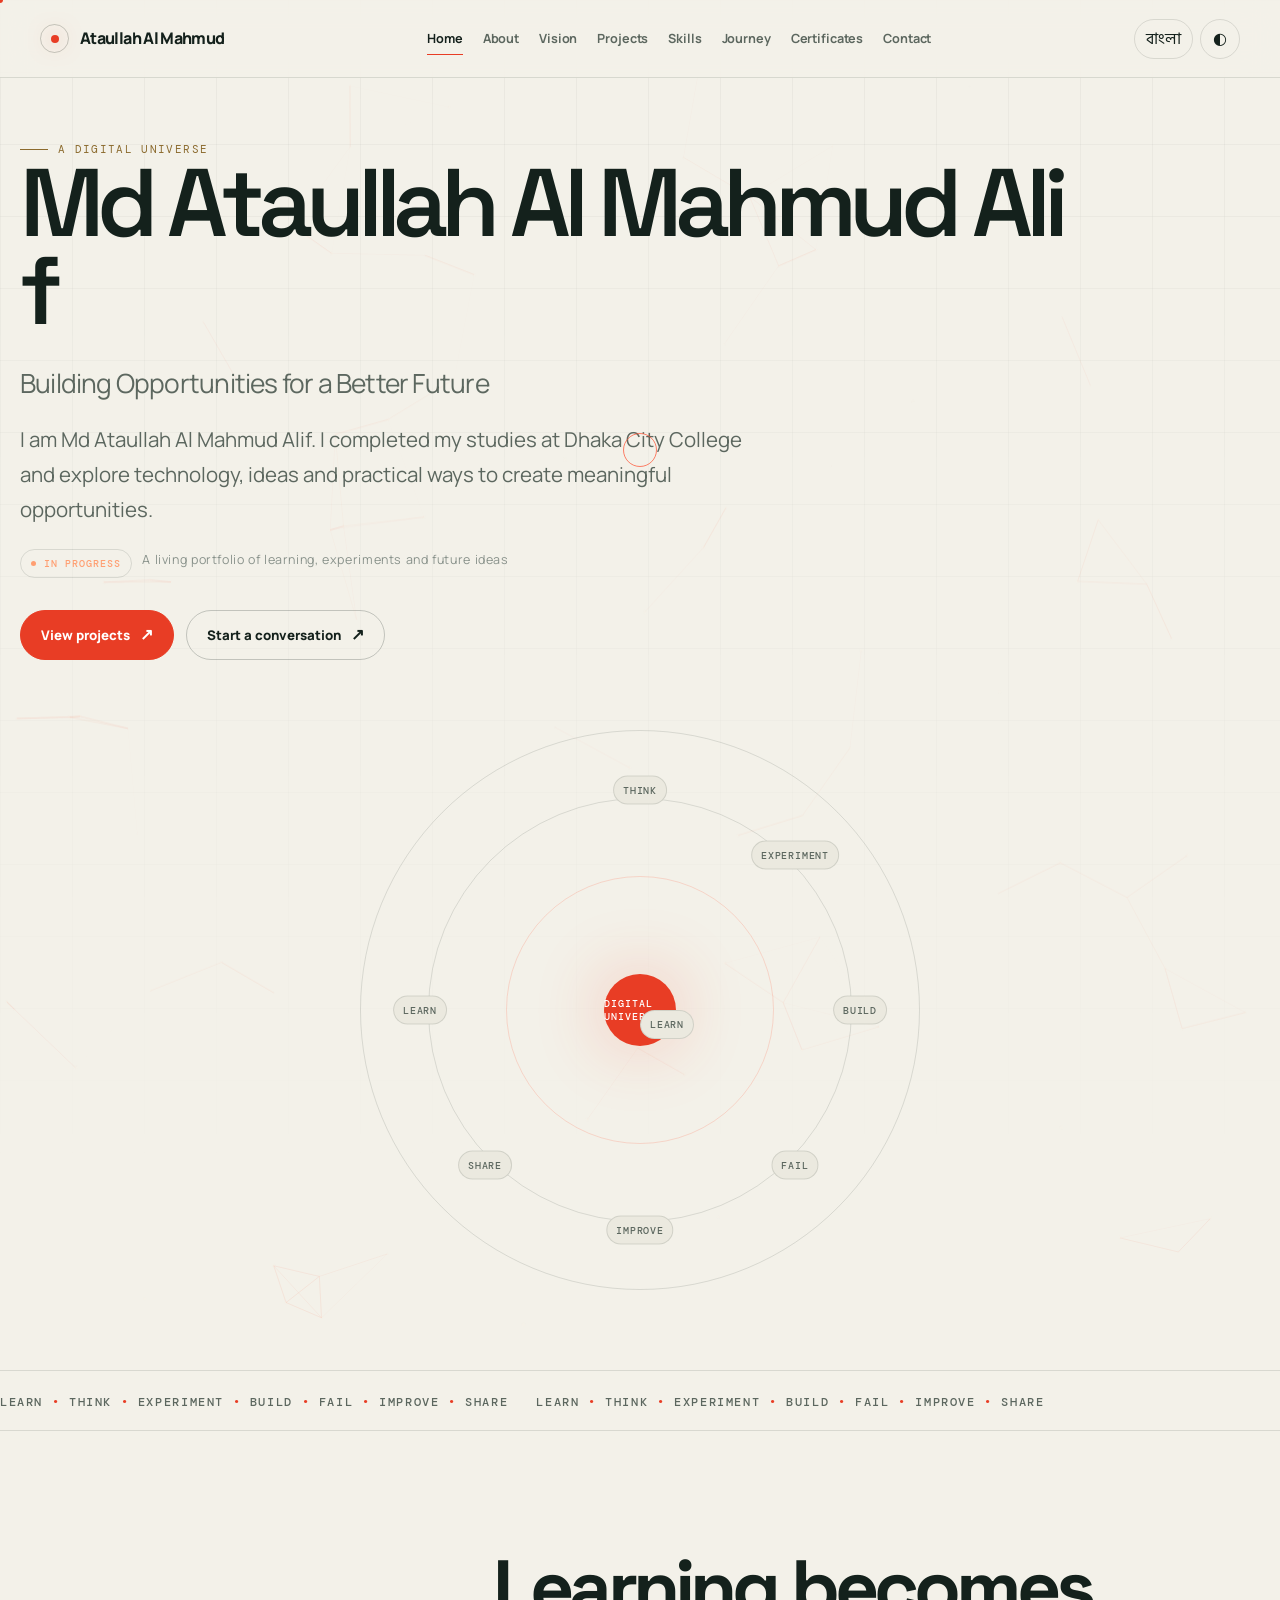
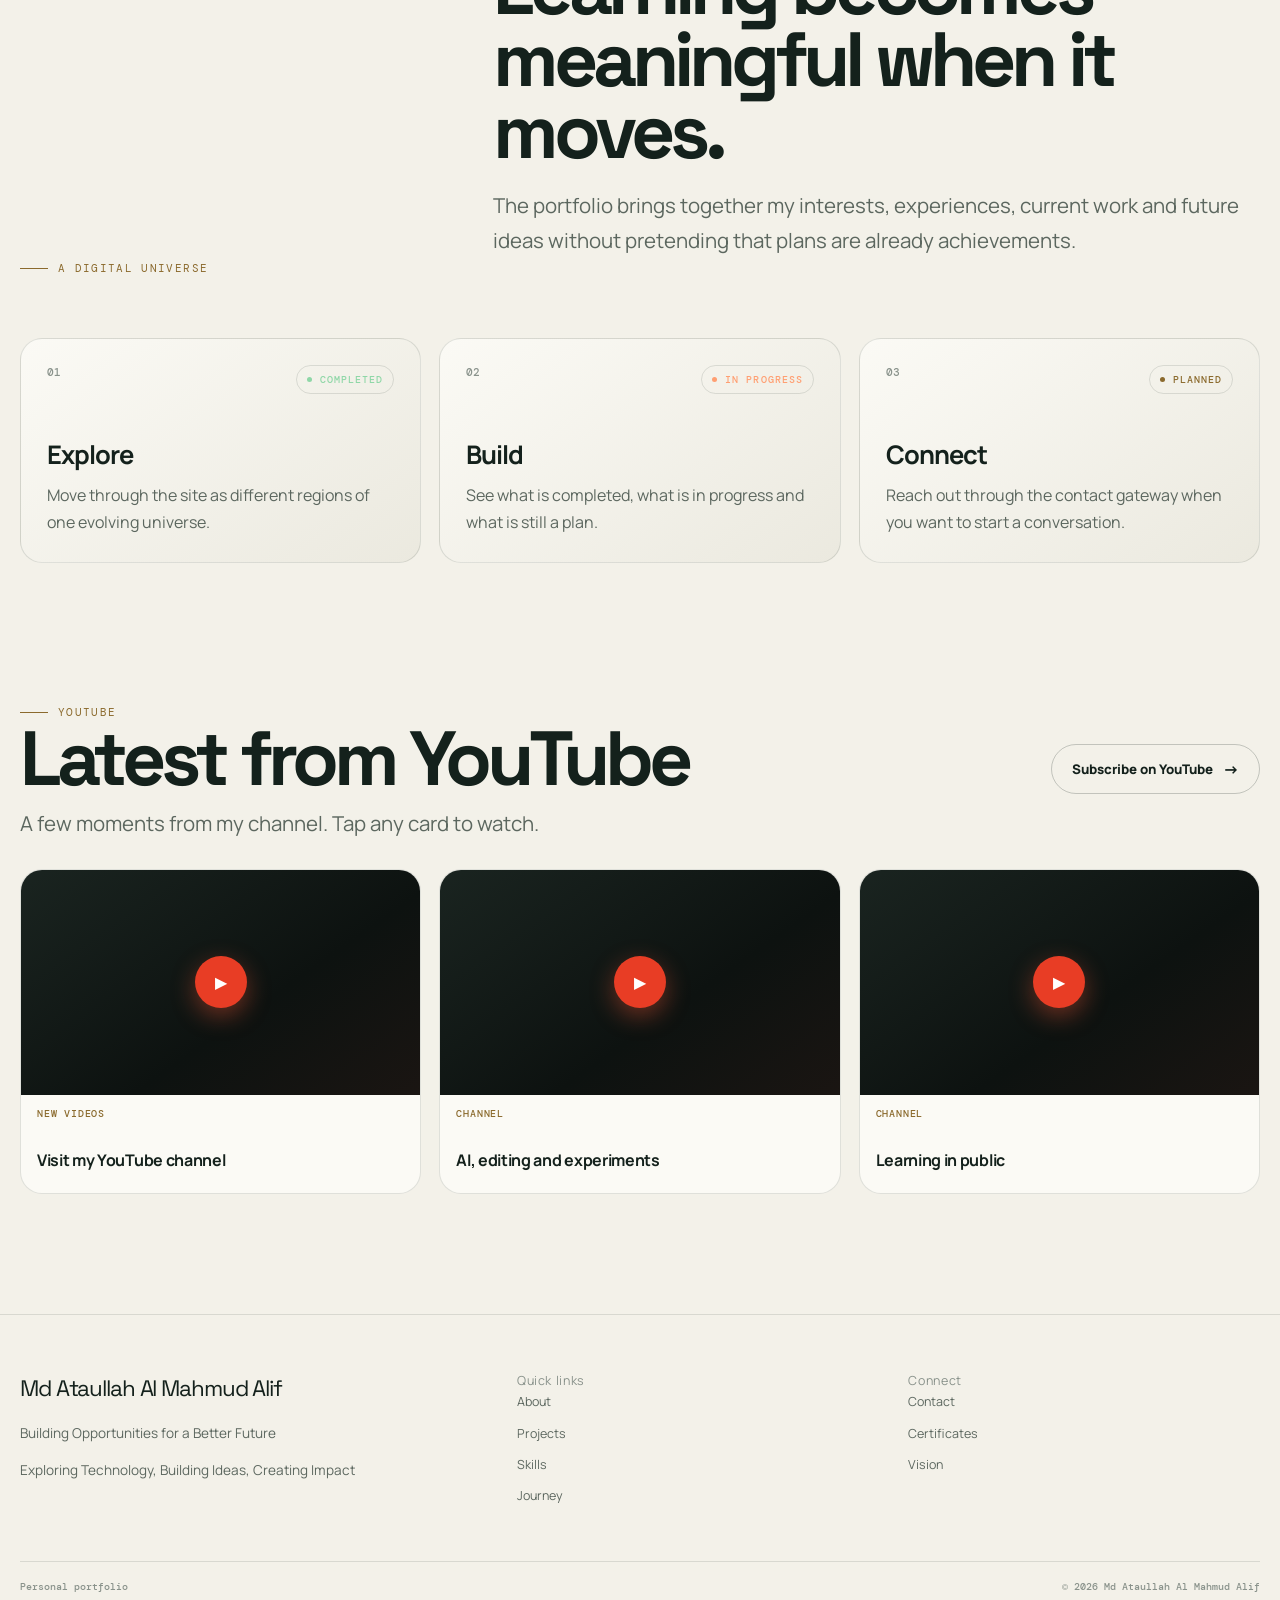
<file: index.html>
<!doctype html>
<html lang="en" data-theme="dark">
<head>
  <meta charset="utf-8">
  <meta name="viewport" content="width=device-width, initial-scale=1">
  <meta name="theme-color" content="#07100d">
  <meta name="description" content="Portfolio of Ataullah Al Mahmud, also known as Alif. Exploring technology, ideas, digital work and future possibilities.">
  <meta property="og:type" content="website">
  <meta property="og:title" content="Ataullah Al Mahmud | Md Ataullah Al Mahmud Alif">
  <meta property="og:description" content="Portfolio of Ataullah Al Mahmud, also known as Alif. Exploring technology, ideas, digital work and future possibilities.">
  <meta property="og:url" content="https://ataullah000.github.io/ataullah-portfolio/">
  <meta property="og:site_name" content="Ataullah Al Mahmud">
  <meta name="twitter:card" content="summary_large_image">
  <link rel="canonical" href="https://ataullah000.github.io/ataullah-portfolio/">
  <link rel="icon" href="favicon.svg" type="image/svg+xml">
  <link rel="stylesheet" href="style.css">
  <script type="application/ld+json">
  {
    "@context":"https://schema.org",
    "@type":"Person",
    "name":"Md Ataullah Al Mahmud Alif",
    "alternateName":["Ataullah Al Mahmud","Alif"],
    "url":"https://ataullah000.github.io/ataullah-portfolio/",
    "description":"Portfolio of Md Ataullah Al Mahmud Alif",
    "sameAs":[
      "https://www.youtube.com/@Al_Mahmud_Alif",
      "https://www.linkedin.com/in/md-ataullah-al-mahmud-alif-36aaa1423",
      "https://x.com/MdAtaullahmsoy"
    ]
  }
  </script>
  <title>Ataullah Al Mahmud | Md Ataullah Al Mahmud Alif</title>
</head>
<body data-page="index">
<a class="skip-link" href="#main-content" data-i18n="common.skip">Skip to content</a>
<div class="cursor-dot" id="cursor-dot" aria-hidden="true"></div>
<div class="cursor-ring" id="cursor-ring" aria-hidden="true"></div>
<header class="site-header">
  <nav class="nav" aria-label="Primary navigation" data-i18n-aria="common.primaryNav">
    <a class="brand" href="index.html" data-page-link aria-label="Ataullah Al Mahmud">
      <span class="brand-mark" aria-hidden="true"></span>
      <span data-i18n="common.siteName">Ataullah Al Mahmud</span>
    </a>
    <div class="nav-links">
      <a href="index.html" data-page-link data-i18n="nav.home">Home</a>
      <a href="about.html" data-page-link data-i18n="nav.about">About</a>
      <a href="vision.html" data-page-link data-i18n="nav.vision">Vision</a>
      <a href="projects.html" data-page-link data-i18n="nav.projects">Projects</a>
      <a href="skills.html" data-page-link data-i18n="nav.skills">Skills</a>
      <a href="journey.html" data-page-link data-i18n="nav.journey">Journey</a>
      <a href="certificates.html" data-page-link data-i18n="nav.certificates">Certificates</a>
      <a href="contact.html" data-page-link data-i18n="nav.contact">Contact</a>
    </div>
    <div class="nav-tools">
      <button class="tool-btn" id="language-toggle" type="button" aria-label="Change language">বাংলা</button>
      <button class="tool-btn" id="theme-toggle" type="button" data-i18n-aria="common.theme" aria-label="Toggle theme">◐</button>
      <button class="menu-btn" id="menu-toggle" type="button" aria-expanded="false" aria-controls="mobile-menu" data-i18n-aria="common.menu">
        <span class="menu-icon" aria-hidden="true"></span>
      </button>
    </div>
  </nav>
</header>
<div class="mobile-menu" id="mobile-menu" aria-label="Mobile navigation" data-i18n-aria="common.mobileNav">
  <div class="mobile-links">
    <a href="index.html" data-page-link data-i18n="nav.home">Home</a>
    <a href="about.html" data-page-link data-i18n="nav.about">About</a>
    <a href="vision.html" data-page-link data-i18n="nav.vision">Vision</a>
    <a href="projects.html" data-page-link data-i18n="nav.projects">Projects</a>
    <a href="skills.html" data-page-link data-i18n="nav.skills">Skills</a>
    <a href="journey.html" data-page-link data-i18n="nav.journey">Journey</a>
    <a href="certificates.html" data-page-link data-i18n="nav.certificates">Certificates</a>
    <a href="contact.html" data-page-link data-i18n="nav.contact">Contact</a>
  </div>
</div>
<main id="main-content">
<section class="hero">
  <canvas class="hero-canvas" id="home-canvas" aria-hidden="true"></canvas>
  <div class="hero-grid" aria-hidden="true"></div>
  <div class="container">
    <div class="hero-content">
      <div class="eyebrow reveal" data-i18n="home.sectionEyebrow">A digital universe</div>
      <h1 class="display hero-title" data-split data-i18n="home.title">Md Ataullah Al Mahmud Alif</h1>
      <p class="hero-subtitle reveal" data-i18n="home.tagline">Building Opportunities for a Better Future</p>
      <p class="lead reveal" data-i18n="home.intro">I am Md Ataullah Al Mahmud Alif. I completed my studies at Dhaka City College and explore technology, ideas and practical ways to create meaningful opportunities.</p>
      <div class="hero-meta reveal">
        <span class="status progress" data-i18n="common.progress">IN PROGRESS</span>
        <span class="kicker" data-i18n="home.signal">A living portfolio of learning, experiments and future ideas</span>
      </div>
      <div class="btn-row reveal">
        <a class="btn primary magnetic" href="projects.html" data-page-link><span data-i18n="home.projects">View projects</span><span class="arrow">↗</span></a>
        <a class="btn magnetic" href="contact.html" data-page-link><span data-i18n="home.contact">Start a conversation</span><span class="arrow">↗</span></a>
      </div>
    </div>
    <div class="hero-orbit reveal">
      <div class="orbit">
        <div class="orbit-core" data-i18n="home.orbitCenter">DIGITAL UNIVERSE</div>
        <div class="orbit-spin" id="orbit-spin" aria-hidden="true">
          <span class="orbit-item" data-i18n="home.orbitLabel">LEARN</span>
          <span class="orbit-item" data-i18n="home.orbit2">THINK</span>
          <span class="orbit-item" data-i18n="home.orbit3">EXPERIMENT</span>
          <span class="orbit-item" data-i18n="home.orbit4">BUILD</span>
          <span class="orbit-item" data-i18n="home.orbit5">FAIL</span>
          <span class="orbit-item" data-i18n="home.orbit6">IMPROVE</span>
          <span class="orbit-item" data-i18n="home.orbit7">SHARE</span>
          <span class="orbit-item" data-i18n="home.orbitLabel">LEARN</span>
        </div>
      </div>
    </div>
  </div>
</section>

<div class="marquee" aria-hidden="true">
  <div class="marquee-track">
    <span>LEARN <b>•</b> THINK <b>•</b> EXPERIMENT <b>•</b> BUILD <b>•</b> FAIL <b>•</b> IMPROVE <b>•</b> SHARE</span>
    <span>LEARN <b>•</b> THINK <b>•</b> EXPERIMENT <b>•</b> BUILD <b>•</b> FAIL <b>•</b> IMPROVE <b>•</b> SHARE</span>
  </div>
</div>

<section class="section">
  <div class="container">
    <div class="section-head">
      <div class="eyebrow reveal" data-i18n="home.sectionEyebrow">A digital universe</div>
      <div>
        <h2 class="section-title reveal" data-i18n="home.sectionTitle">Learning becomes meaningful when it moves.</h2>
        <p class="lead reveal" data-i18n="home.sectionLead">The portfolio brings together my interests, experiences, current work and future ideas without pretending that plans are already achievements.</p>
      </div>
    </div>
    <div class="grid grid-3">
      <article class="card reveal">
        <div class="card-top"><span class="card-index">01</span><span class="status completed" data-i18n="common.completed">COMPLETED</span></div>
        <h3 data-i18n="home.route1Title">Explore</h3>
        <p data-i18n="home.route1Copy">Move through the site as different regions of one evolving universe.</p>
      </article>
      <article class="card reveal">
        <div class="card-top"><span class="card-index">02</span><span class="status progress" data-i18n="common.progress">IN PROGRESS</span></div>
        <h3 data-i18n="home.route2Title">Build</h3>
        <p data-i18n="home.route2Copy">See what is completed, what is in progress and what is still a plan.</p>
      </article>
      <article class="card reveal">
        <div class="card-top"><span class="card-index">03</span><span class="status planned" data-i18n="common.planned">PLANNED</span></div>
        <h3 data-i18n="home.route3Title">Connect</h3>
        <p data-i18n="home.route3Copy">Reach out through the contact gateway when you want to start a conversation.</p>
      </article>
    </div>
  </div>
</section>
</main>

<section class="section yt-section">
  <div class="container">
    <div class="section-heading reveal">
      <div class="eyebrow" data-i18n="home.youtubeEyebrow">YouTube</div>
      <div style="display:flex;flex-wrap:wrap;align-items:flex-end;justify-content:space-between;gap:16px">
        <h2 class="section-title" data-i18n="home.youtubeTitle" style="margin:0">Latest from YouTube</h2>
        <a class="btn btn-ghost" data-social="youtube" href="https://www.youtube.com/@Al_Mahmud_Alif" target="_blank" rel="noopener">
          <span data-i18n="home.youtubeSubscribe">Subscribe on YouTube</span><span class="arrow">→</span>
        </a>
      </div>
      <p class="lead" data-i18n="home.youtubeLead" style="margin-top:12px">A few moments from my channel. Tap any card to watch.</p>
    </div>
    <div class="yt-grid">
      <a class="yt-card reveal" href="https://www.youtube.com/@Al_Mahmud_Alif" target="_blank" rel="noopener">
        <div class="yt-thumb"><span class="yt-play">▶</span></div>
        <div class="yt-meta" data-i18n="home.yt1Meta">New videos</div>
        <h3 data-i18n="home.yt1Title">Visit my YouTube channel</h3>
      </a>
      <a class="yt-card reveal" href="https://www.youtube.com/@Al_Mahmud_Alif" target="_blank" rel="noopener">
        <div class="yt-thumb"><span class="yt-play">▶</span></div>
        <div class="yt-meta" data-i18n="home.yt2Meta">Channel</div>
        <h3 data-i18n="home.yt2Title">AI, editing and experiments</h3>
      </a>
      <a class="yt-card reveal" href="https://www.youtube.com/@Al_Mahmud_Alif" target="_blank" rel="noopener">
        <div class="yt-thumb"><span class="yt-play">▶</span></div>
        <div class="yt-meta" data-i18n="home.yt3Meta">Channel</div>
        <h3 data-i18n="home.yt3Title">Learning in public</h3>
      </a>
    </div>
  </div>
</section>

<footer class="site-footer">
  <div class="container">
    <div class="footer-grid">
      <div>
        <div class="footer-name" data-i18n="footer.name">Md Ataullah Al Mahmud Alif</div>
        <p class="footer-copy" data-i18n="footer.copy">Building Opportunities for a Better Future</p>
        <p class="footer-copy" data-i18n="footer.philosophy">Exploring Technology, Building Ideas, Creating Impact</p>
      </div>
      <div>
        <div class="kicker" data-i18n="footer.quick">Quick links</div>
        <nav class="footer-links" aria-label="Footer navigation">
          <a href="about.html" data-page-link data-i18n="nav.about">About</a>
          <a href="projects.html" data-page-link data-i18n="nav.projects">Projects</a>
          <a href="skills.html" data-page-link data-i18n="nav.skills">Skills</a>
          <a href="journey.html" data-page-link data-i18n="nav.journey">Journey</a>
        </nav>
      </div>
      <div>
        <div class="kicker" data-i18n="footer.connect">Connect</div>
        <nav class="footer-links">
          <a href="contact.html" data-page-link data-i18n="nav.contact">Contact</a>
          <a href="certificates.html" data-page-link data-i18n="nav.certificates">Certificates</a>
          <a href="vision.html" data-page-link data-i18n="nav.vision">Vision</a>
        </nav>
      </div>
    </div>
    <div class="footer-bottom">
      <span data-i18n="footer.rights">Personal portfolio</span>
      <span>© <span id="year"></span> Md Ataullah Al Mahmud Alif</span>
    </div>
  </div>
</footer>
<button class="back-top" id="back-top" type="button" data-i18n-aria="common.backTop" aria-label="Back to top">↑</button>
<script src="main.js" defer></script>
</body>
</html>
</file>
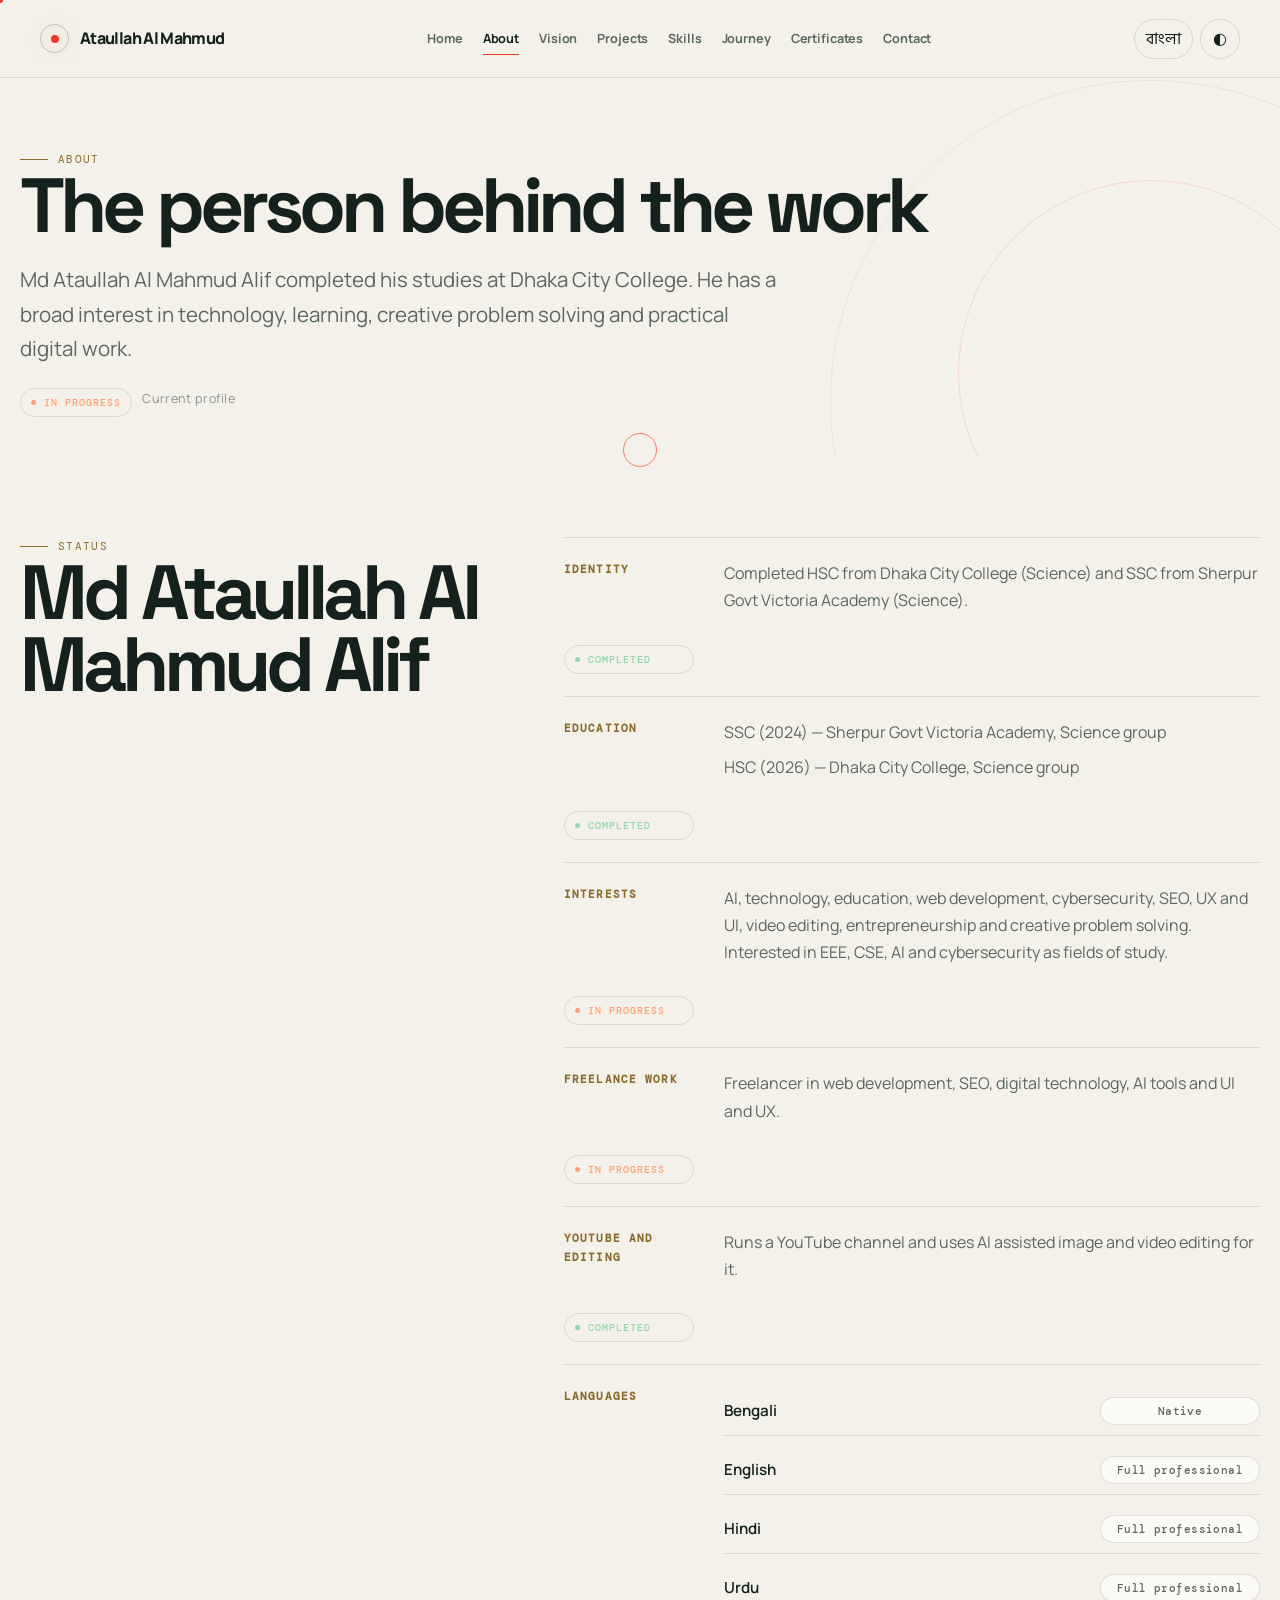
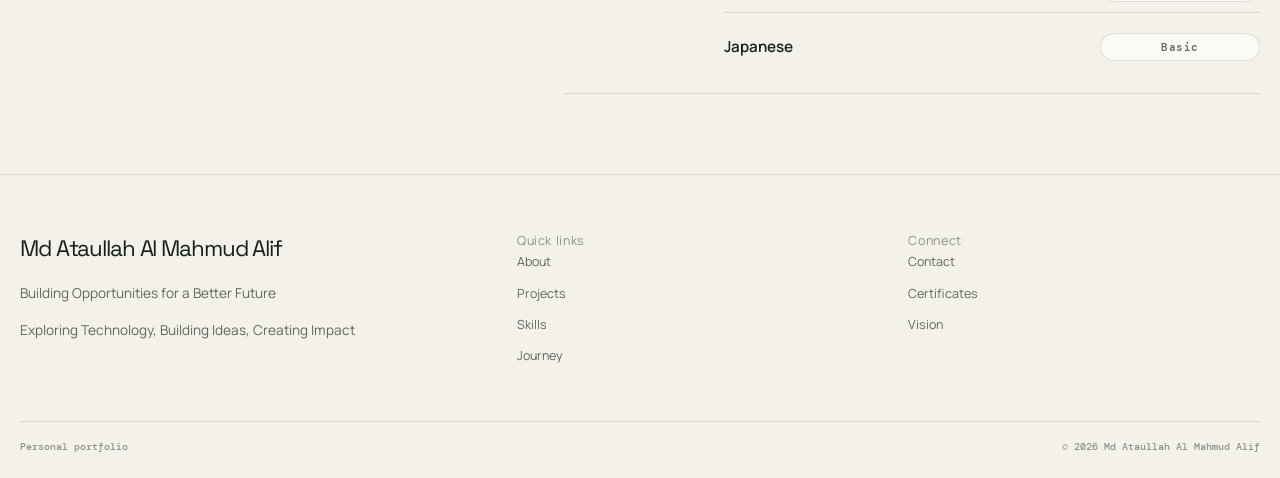
<file: about.html>
<!doctype html>
<html lang="en" data-theme="dark">
<head>
  <meta charset="utf-8">
  <meta name="viewport" content="width=device-width, initial-scale=1">
  <meta name="theme-color" content="#07100d">
  <meta name="description" content="About Md Ataullah Al Mahmud Alif, his interests, digital work, education and languages.">
  <meta property="og:type" content="website">
  <meta property="og:title" content="About | Ataullah Al Mahmud">
  <meta property="og:description" content="About Md Ataullah Al Mahmud Alif, his interests, digital work, education and languages.">
  <meta property="og:url" content="https://ataullah000.github.io/ataullah-portfolio/about.html">
  <meta property="og:site_name" content="Ataullah Al Mahmud">
  <meta name="twitter:card" content="summary_large_image">
  <link rel="canonical" href="https://ataullah000.github.io/ataullah-portfolio/about.html">
  <link rel="icon" href="favicon.svg" type="image/svg+xml">
  <link rel="stylesheet" href="style.css">
  <script type="application/ld+json">
  {
    "@context":"https://schema.org",
    "@type":"Person",
    "name":"Md Ataullah Al Mahmud Alif",
    "alternateName":["Ataullah Al Mahmud","Alif"],
    "url":"https://ataullah000.github.io/ataullah-portfolio/",
    "description":"Portfolio of Md Ataullah Al Mahmud Alif",
    "sameAs":[]
  }
  </script>
  <title>About | Ataullah Al Mahmud</title>
</head>
<body data-page="about">
<a class="skip-link" href="#main-content">Skip to content</a>
<div class="cursor-dot" id="cursor-dot" aria-hidden="true"></div>
<div class="cursor-ring" id="cursor-ring" aria-hidden="true"></div>
<header class="site-header">
  <nav class="nav" aria-label="Primary navigation">
    <a class="brand" href="index.html" data-page-link aria-label="Ataullah Al Mahmud">
      <span class="brand-mark" aria-hidden="true"></span>
      <span data-i18n="common.siteName">Ataullah Al Mahmud</span>
    </a>
    <div class="nav-links">
      <a href="index.html" data-page-link data-i18n="nav.home">Home</a>
      <a href="about.html" data-page-link data-i18n="nav.about">About</a>
      <a href="vision.html" data-page-link data-i18n="nav.vision">Vision</a>
      <a href="projects.html" data-page-link data-i18n="nav.projects">Projects</a>
      <a href="skills.html" data-page-link data-i18n="nav.skills">Skills</a>
      <a href="journey.html" data-page-link data-i18n="nav.journey">Journey</a>
      <a href="certificates.html" data-page-link data-i18n="nav.certificates">Certificates</a>
      <a href="contact.html" data-page-link data-i18n="nav.contact">Contact</a>
    </div>
    <div class="nav-tools">
      <button class="tool-btn" id="language-toggle" type="button" aria-label="Change language">বাংলা</button>
      <button class="tool-btn" id="theme-toggle" type="button" data-i18n-aria="common.theme" aria-label="Toggle theme">◐</button>
      <button class="menu-btn" id="menu-toggle" type="button" aria-expanded="false" aria-controls="mobile-menu" data-i18n-aria="common.menu">
        <span class="menu-icon" aria-hidden="true"></span>
      </button>
    </div>
  </nav>
</header>
<div class="mobile-menu" id="mobile-menu" aria-label="Mobile navigation">
  <div class="mobile-links">
    <a href="index.html" data-page-link data-i18n="nav.home">Home</a>
    <a href="about.html" data-page-link data-i18n="nav.about">About</a>
    <a href="vision.html" data-page-link data-i18n="nav.vision">Vision</a>
    <a href="projects.html" data-page-link data-i18n="nav.projects">Projects</a>
    <a href="skills.html" data-page-link data-i18n="nav.skills">Skills</a>
    <a href="journey.html" data-page-link data-i18n="nav.journey">Journey</a>
    <a href="certificates.html" data-page-link data-i18n="nav.certificates">Certificates</a>
    <a href="contact.html" data-page-link data-i18n="nav.contact">Contact</a>
  </div>
</div>
<main id="main-content">
<section class="page-hero">
  <div class="container">
    <div class="eyebrow reveal" data-i18n="about.eyebrow">About</div>
    <h1 class="section-title reveal" data-split data-i18n="about.title">The person behind the work</h1>
    <p class="lead reveal" data-i18n="about.lead">Md Ataullah Al Mahmud Alif completed his studies at Dhaka City College. He has a broad interest in technology, learning, creative problem solving and practical digital work.</p>
    <div class="hero-meta reveal"><span class="status progress" data-i18n="common.progress">IN PROGRESS</span><span class="kicker" data-i18n="about.statusLabel">Current profile</span></div>
  </div>
</section>
<section class="section-sm">
  <div class="container">
    <div class="split-layout">
      <div>
        <div class="eyebrow reveal" data-i18n="common.status">Status</div>
        <h2 class="section-title reveal" data-i18n="common.legalName">Md Ataullah Al Mahmud Alif</h2>
      </div>
      <div class="rule-list">
        <article class="rule-item reveal"><strong data-i18n="about.identityTitle">Identity</strong><p data-i18n="about.identityCopy">Completed HSC from Dhaka City College (Science) and SSC from Sherpur Govt Victoria Academy (Science).</p><span class="status completed" data-i18n="common.completed">COMPLETED</span></article>
        <article class="rule-item reveal"><strong data-i18n="about.educationTitle">Education</strong><div class="edu-lines"><p data-i18n="about.educationSsc">SSC (2024) — Sherpur Govt Victoria Academy, Science group.</p><p data-i18n="about.educationHsc">HSC (2026) — Dhaka City College, Science group.</p></div><span class="status completed" data-i18n="common.completed">COMPLETED</span></article>
        <article class="rule-item reveal"><strong data-i18n="about.interestsTitle">Interests</strong><p data-i18n="about.interestsCopy">AI, technology, education, web development, cybersecurity, SEO, UX and UI, video editing, entrepreneurship and creative problem solving. Interested in EEE, CSE, AI and cybersecurity as fields of study.</p><span class="status progress" data-i18n="common.progress">IN PROGRESS</span></article>
        <article class="rule-item reveal"><strong data-i18n="about.workTitle">Freelance work</strong><p data-i18n="about.workCopy">Freelancer in web development, SEO, digital technology, AI tools and UI and UX.</p><span class="status progress" data-i18n="common.progress">IN PROGRESS</span></article>
        <article class="rule-item reveal"><strong data-i18n="about.mediaTitle">YouTube and editing</strong><p data-i18n="about.mediaCopy">Runs a YouTube channel and uses AI assisted image and video editing for it.</p><span class="status completed" data-i18n="common.completed">COMPLETED</span></article>
        <article class="rule-item reveal lang-block">
          <strong data-i18n="about.languagesTitle">Languages</strong>
          <div class="lang-list">
            <div class="lang-row"><span class="lang-name" data-i18n="about.langBn">Bengali</span><span class="lang-level" data-i18n="about.langBnLevel">Native</span></div>
            <div class="lang-row"><span class="lang-name" data-i18n="about.langEn">English</span><span class="lang-level" data-i18n="about.langEnLevel">Full professional</span></div>
            <div class="lang-row"><span class="lang-name" data-i18n="about.langHi">Hindi</span><span class="lang-level" data-i18n="about.langHiLevel">Full professional</span></div>
            <div class="lang-row"><span class="lang-name" data-i18n="about.langUr">Urdu</span><span class="lang-level" data-i18n="about.langUrLevel">Full professional</span></div>
            <div class="lang-row"><span class="lang-name" data-i18n="about.langJa">Japanese</span><span class="lang-level" data-i18n="about.langJaLevel">Basic</span></div>
          </div>
        </article>
      </div>
    </div>
  </div>
</section>
</main>
<footer class="site-footer">
  <div class="container">
    <div class="footer-grid">
      <div>
        <div class="footer-name" data-i18n="footer.name">Md Ataullah Al Mahmud Alif</div>
        <p class="footer-copy" data-i18n="footer.copy">Building Opportunities for a Better Future</p>
        <p class="footer-copy" data-i18n="footer.philosophy">Exploring Technology, Building Ideas, Creating Impact</p>
      </div>
      <div>
        <div class="kicker" data-i18n="footer.quick">Quick links</div>
        <nav class="footer-links" aria-label="Footer navigation">
          <a href="about.html" data-page-link data-i18n="nav.about">About</a>
          <a href="projects.html" data-page-link data-i18n="nav.projects">Projects</a>
          <a href="skills.html" data-page-link data-i18n="nav.skills">Skills</a>
          <a href="journey.html" data-page-link data-i18n="nav.journey">Journey</a>
        </nav>
      </div>
      <div>
        <div class="kicker" data-i18n="footer.connect">Connect</div>
        <nav class="footer-links">
          <a href="contact.html" data-page-link data-i18n="nav.contact">Contact</a>
          <a href="certificates.html" data-page-link data-i18n="nav.certificates">Certificates</a>
          <a href="vision.html" data-page-link data-i18n="nav.vision">Vision</a>
        </nav>
      </div>
    </div>
    <div class="footer-bottom">
      <span data-i18n="footer.rights">Personal portfolio</span>
      <span>© <span id="year"></span> Md Ataullah Al Mahmud Alif</span>
    </div>
  </div>
</footer>
<button class="back-top" id="back-top" type="button" data-i18n-aria="common.backTop" aria-label="Back to top">↑</button>
<script src="main.js" defer></script>
</body>
</html>
</file>
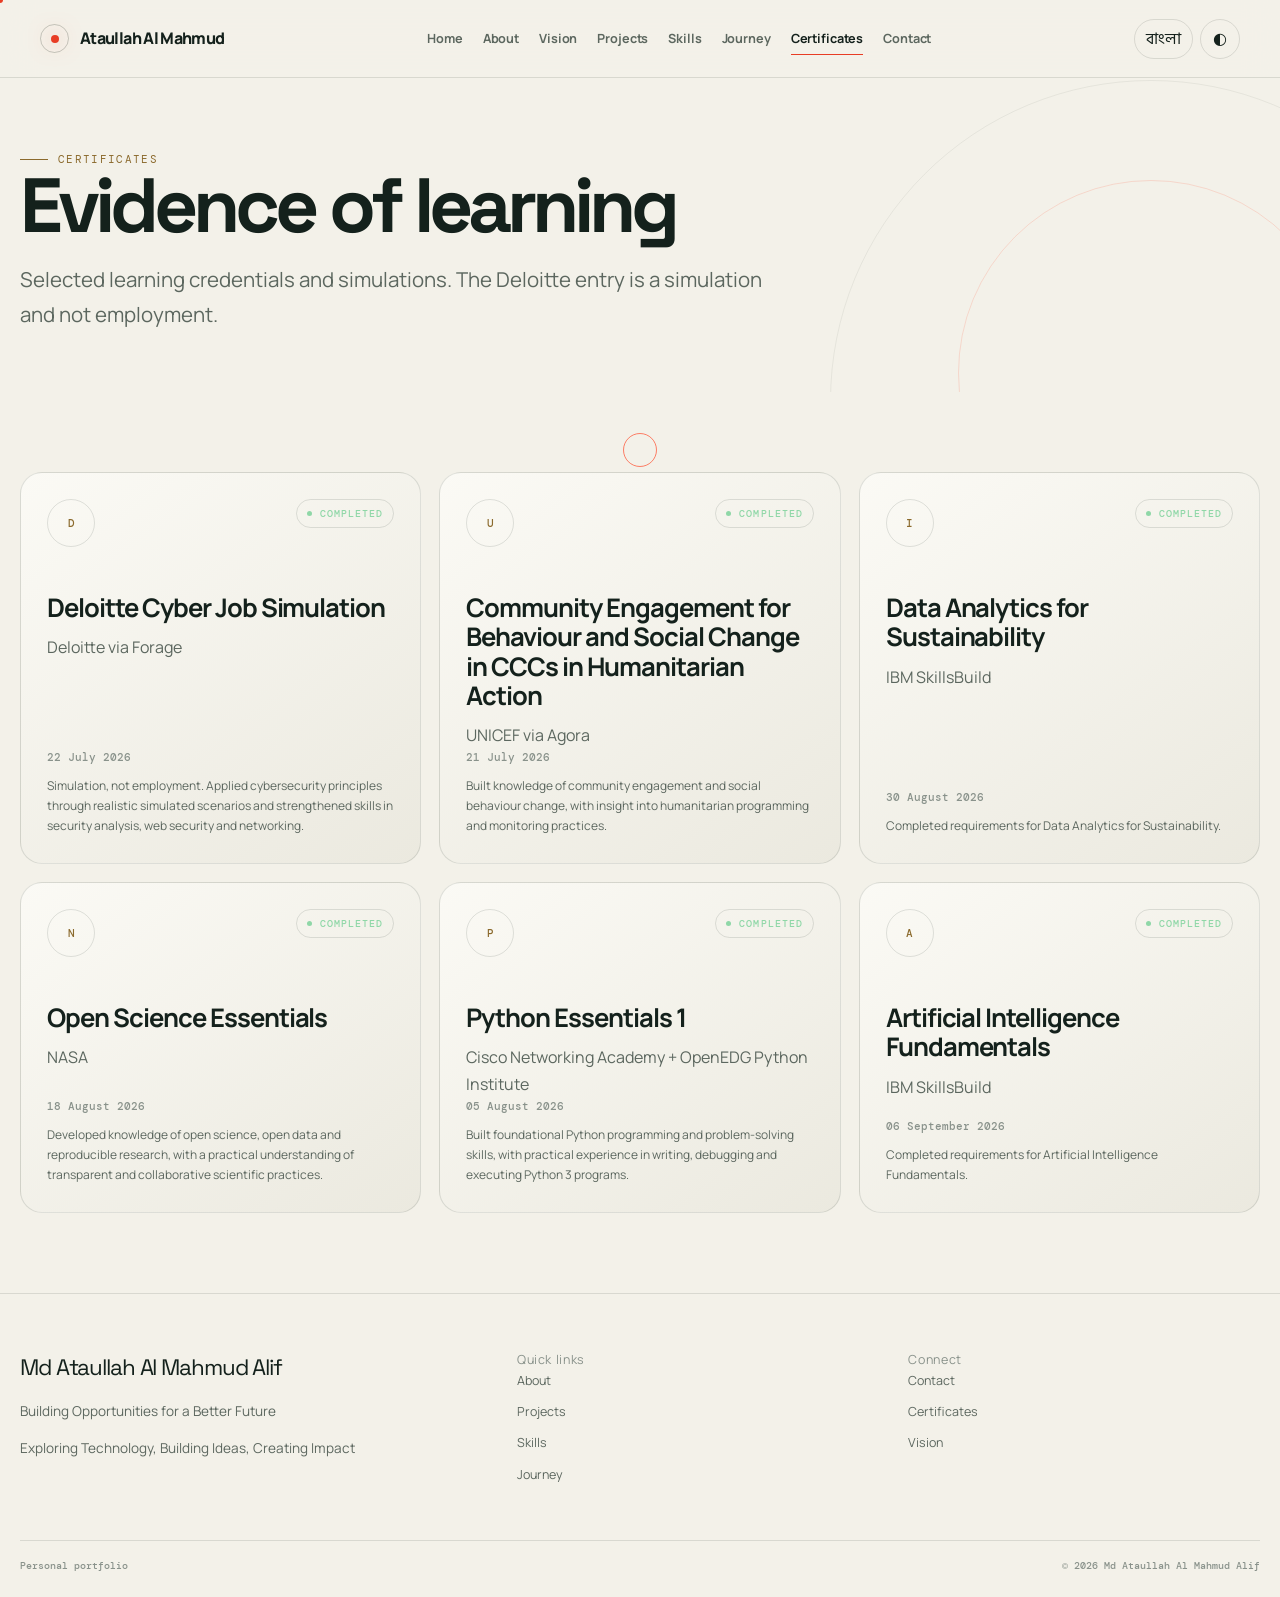
<file: certificates.html>
<!doctype html>
<html lang="en" data-theme="dark">
<head>
  <meta charset="utf-8">
  <meta name="viewport" content="width=device-width, initial-scale=1">
  <meta name="theme-color" content="#07100d">
  <meta name="description" content="Learning credentials and simulations completed by Md Ataullah Al Mahmud Alif.">
  <meta property="og:type" content="website">
  <meta property="og:title" content="Certificates | Ataullah Al Mahmud">
  <meta property="og:description" content="Learning credentials and simulations completed by Md Ataullah Al Mahmud Alif.">
  <meta property="og:url" content="https://ataullah000.github.io/ataullah-portfolio/certificates.html">
  <meta property="og:site_name" content="Ataullah Al Mahmud">
  <meta name="twitter:card" content="summary_large_image">
  <link rel="canonical" href="https://ataullah000.github.io/ataullah-portfolio/certificates.html">
  <link rel="icon" href="favicon.svg" type="image/svg+xml">
  <link rel="stylesheet" href="style.css">
  <script type="application/ld+json">
  {
    "@context":"https://schema.org",
    "@type":"Person",
    "name":"Md Ataullah Al Mahmud Alif",
    "alternateName":["Ataullah Al Mahmud","Alif"],
    "url":"https://ataullah000.github.io/ataullah-portfolio/",
    "description":"Portfolio of Md Ataullah Al Mahmud Alif",
    "sameAs":[]
  }
  </script>
  <title>Certificates | Ataullah Al Mahmud</title>
</head>
<body data-page="certificates">
<a class="skip-link" href="#main-content">Skip to content</a>
<div class="cursor-dot" id="cursor-dot" aria-hidden="true"></div>
<div class="cursor-ring" id="cursor-ring" aria-hidden="true"></div>
<header class="site-header">
  <nav class="nav" aria-label="Primary navigation">
    <a class="brand" href="index.html" data-page-link aria-label="Ataullah Al Mahmud">
      <span class="brand-mark" aria-hidden="true"></span>
      <span data-i18n="common.siteName">Ataullah Al Mahmud</span>
    </a>
    <div class="nav-links">
      <a href="index.html" data-page-link data-i18n="nav.home">Home</a>
      <a href="about.html" data-page-link data-i18n="nav.about">About</a>
      <a href="vision.html" data-page-link data-i18n="nav.vision">Vision</a>
      <a href="projects.html" data-page-link data-i18n="nav.projects">Projects</a>
      <a href="skills.html" data-page-link data-i18n="nav.skills">Skills</a>
      <a href="journey.html" data-page-link data-i18n="nav.journey">Journey</a>
      <a href="certificates.html" data-page-link data-i18n="nav.certificates">Certificates</a>
      <a href="contact.html" data-page-link data-i18n="nav.contact">Contact</a>
    </div>
    <div class="nav-tools">
      <button class="tool-btn" id="language-toggle" type="button" aria-label="Change language">বাংলা</button>
      <button class="tool-btn" id="theme-toggle" type="button" data-i18n-aria="common.theme" aria-label="Toggle theme">◐</button>
      <button class="menu-btn" id="menu-toggle" type="button" aria-expanded="false" aria-controls="mobile-menu" data-i18n-aria="common.menu">
        <span class="menu-icon" aria-hidden="true"></span>
      </button>
    </div>
  </nav>
</header>
<div class="mobile-menu" id="mobile-menu" aria-label="Mobile navigation">
  <div class="mobile-links">
    <a href="index.html" data-page-link data-i18n="nav.home">Home</a>
    <a href="about.html" data-page-link data-i18n="nav.about">About</a>
    <a href="vision.html" data-page-link data-i18n="nav.vision">Vision</a>
    <a href="projects.html" data-page-link data-i18n="nav.projects">Projects</a>
    <a href="skills.html" data-page-link data-i18n="nav.skills">Skills</a>
    <a href="journey.html" data-page-link data-i18n="nav.journey">Journey</a>
    <a href="certificates.html" data-page-link data-i18n="nav.certificates">Certificates</a>
    <a href="contact.html" data-page-link data-i18n="nav.contact">Contact</a>
  </div>
</div>
<main id="main-content">
<section class="page-hero">
  <div class="container">
    <div class="eyebrow reveal" data-i18n="certificates.eyebrow">Certificates</div>
    <h1 class="section-title reveal" data-split data-i18n="certificates.title">Evidence of learning</h1>
    <p class="lead reveal" data-i18n="certificates.lead">Selected learning credentials and simulations. The Deloitte entry is a simulation and not employment.</p>
  </div>
</section>
<section class="section-sm">
  <div class="container grid grid-3">
    <article class="card cert-card reveal">
      <div>
        <div class="card-top"><div class="cert-mark">D</div><span class="status completed" data-i18n="common.completed">COMPLETED</span></div>
        <h3 data-i18n="certificates.deloitteTitle">Deloitte Cyber Job Simulation</h3>
        <p data-i18n="certificates.deloitteIssuer">Deloitte via Forage</p>
      </div>
      <div>
        <div class="cert-date" data-i18n="certificates.deloitteDate">22 July 2026</div>
        <div class="cert-note" data-i18n="certificates.deloitteNote">Simulation, not employment. Applied cybersecurity principles through realistic simulated scenarios and strengthened skills in security analysis, web security and networking.</div>
      </div>
    </article>
    <article class="card cert-card reveal">
      <div>
        <div class="card-top"><div class="cert-mark">U</div><span class="status completed" data-i18n="common.completed">COMPLETED</span></div>
        <h3 data-i18n="certificates.unicefTitle">Community Engagement for Behaviour and Social Change in CCCs in Humanitarian Action</h3>
        <p data-i18n="certificates.unicefIssuer">UNICEF via Agora</p>
      </div>
      <div>
        <div class="cert-date" data-i18n="certificates.unicefDate">21 July 2026</div>
        <div class="cert-note" data-i18n="certificates.unicefNote">Built knowledge of community engagement and social behaviour change, with insight into humanitarian programming and monitoring practices.</div>
      </div>
    </article>
    <article class="card cert-card reveal">
      <div>
        <div class="card-top"><div class="cert-mark">I</div><span class="status completed" data-i18n="common.completed">COMPLETED</span></div>
        <h3 data-i18n="certificates.ibmTitle">Data Analytics for Sustainability</h3>
        <p data-i18n="certificates.ibmIssuer">IBM SkillsBuild</p>
      </div>
      <div>
        <div class="cert-date" data-i18n="certificates.ibmDate">30 August 2026</div>
        <div class="cert-note" data-i18n="certificates.ibmNote">Completed requirements for Data Analytics for Sustainability.</div>
      </div>
    </article>
    <article class="card cert-card reveal">
      <div>
        <div class="card-top"><div class="cert-mark">N</div><span class="status completed" data-i18n="common.completed">COMPLETED</span></div>
        <h3 data-i18n="certificates.nasaTitle">Open Science Essentials</h3>
        <p data-i18n="certificates.nasaIssuer">NASA</p>
      </div>
      <div>
        <div class="cert-date" data-i18n="certificates.nasaDate">18 August 2026</div>
        <div class="cert-note" data-i18n="certificates.nasaNote">Developed knowledge of open science, open data and reproducible research, with a practical understanding of transparent and collaborative scientific practices.</div>
      </div>
    </article>
    <article class="card cert-card reveal">
      <div>
        <div class="card-top"><div class="cert-mark">P</div><span class="status completed" data-i18n="common.completed">COMPLETED</span></div>
        <h3 data-i18n="certificates.pythonTitle">Python Essentials 1</h3>
        <p data-i18n="certificates.pythonIssuer">Cisco Networking Academy + OpenEDG Python Institute</p>
      </div>
      <div>
        <div class="cert-date" data-i18n="certificates.pythonDate">05 August 2026</div>
        <div class="cert-note" data-i18n="certificates.pythonNote">Built foundational Python programming and problem-solving skills, with practical experience in writing, debugging and executing Python 3 programs.</div>
      </div>
    </article>
    <article class="card cert-card reveal">
      <div>
        <div class="card-top"><div class="cert-mark">A</div><span class="status completed" data-i18n="common.completed">COMPLETED</span></div>
        <h3 data-i18n="certificates.aiTitle">Artificial Intelligence Fundamentals</h3>
        <p data-i18n="certificates.aiIssuer">IBM SkillsBuild</p>
      </div>
      <div>
        <div class="cert-date" data-i18n="certificates.aiDate">06 September 2026</div>
        <div class="cert-note" data-i18n="certificates.aiNote">Completed requirements for Artificial Intelligence Fundamentals.</div>
      </div>
    </article>
  </div>
</section>
</main>
<footer class="site-footer">
  <div class="container">
    <div class="footer-grid">
      <div>
        <div class="footer-name" data-i18n="footer.name">Md Ataullah Al Mahmud Alif</div>
        <p class="footer-copy" data-i18n="footer.copy">Building Opportunities for a Better Future</p>
        <p class="footer-copy" data-i18n="footer.philosophy">Exploring Technology, Building Ideas, Creating Impact</p>
      </div>
      <div>
        <div class="kicker" data-i18n="footer.quick">Quick links</div>
        <nav class="footer-links" aria-label="Footer navigation">
          <a href="about.html" data-page-link data-i18n="nav.about">About</a>
          <a href="projects.html" data-page-link data-i18n="nav.projects">Projects</a>
          <a href="skills.html" data-page-link data-i18n="nav.skills">Skills</a>
          <a href="journey.html" data-page-link data-i18n="nav.journey">Journey</a>
        </nav>
      </div>
      <div>
        <div class="kicker" data-i18n="footer.connect">Connect</div>
        <nav class="footer-links">
          <a href="contact.html" data-page-link data-i18n="nav.contact">Contact</a>
          <a href="certificates.html" data-page-link data-i18n="nav.certificates">Certificates</a>
          <a href="vision.html" data-page-link data-i18n="nav.vision">Vision</a>
        </nav>
      </div>
    </div>
    <div class="footer-bottom">
      <span data-i18n="footer.rights">Personal portfolio</span>
      <span>© <span id="year"></span> Md Ataullah Al Mahmud Alif</span>
    </div>
  </div>
</footer>
<button class="back-top" id="back-top" type="button" data-i18n-aria="common.backTop" aria-label="Back to top">↑</button>
<script src="main.js" defer></script>
</body>
</html>
</file>
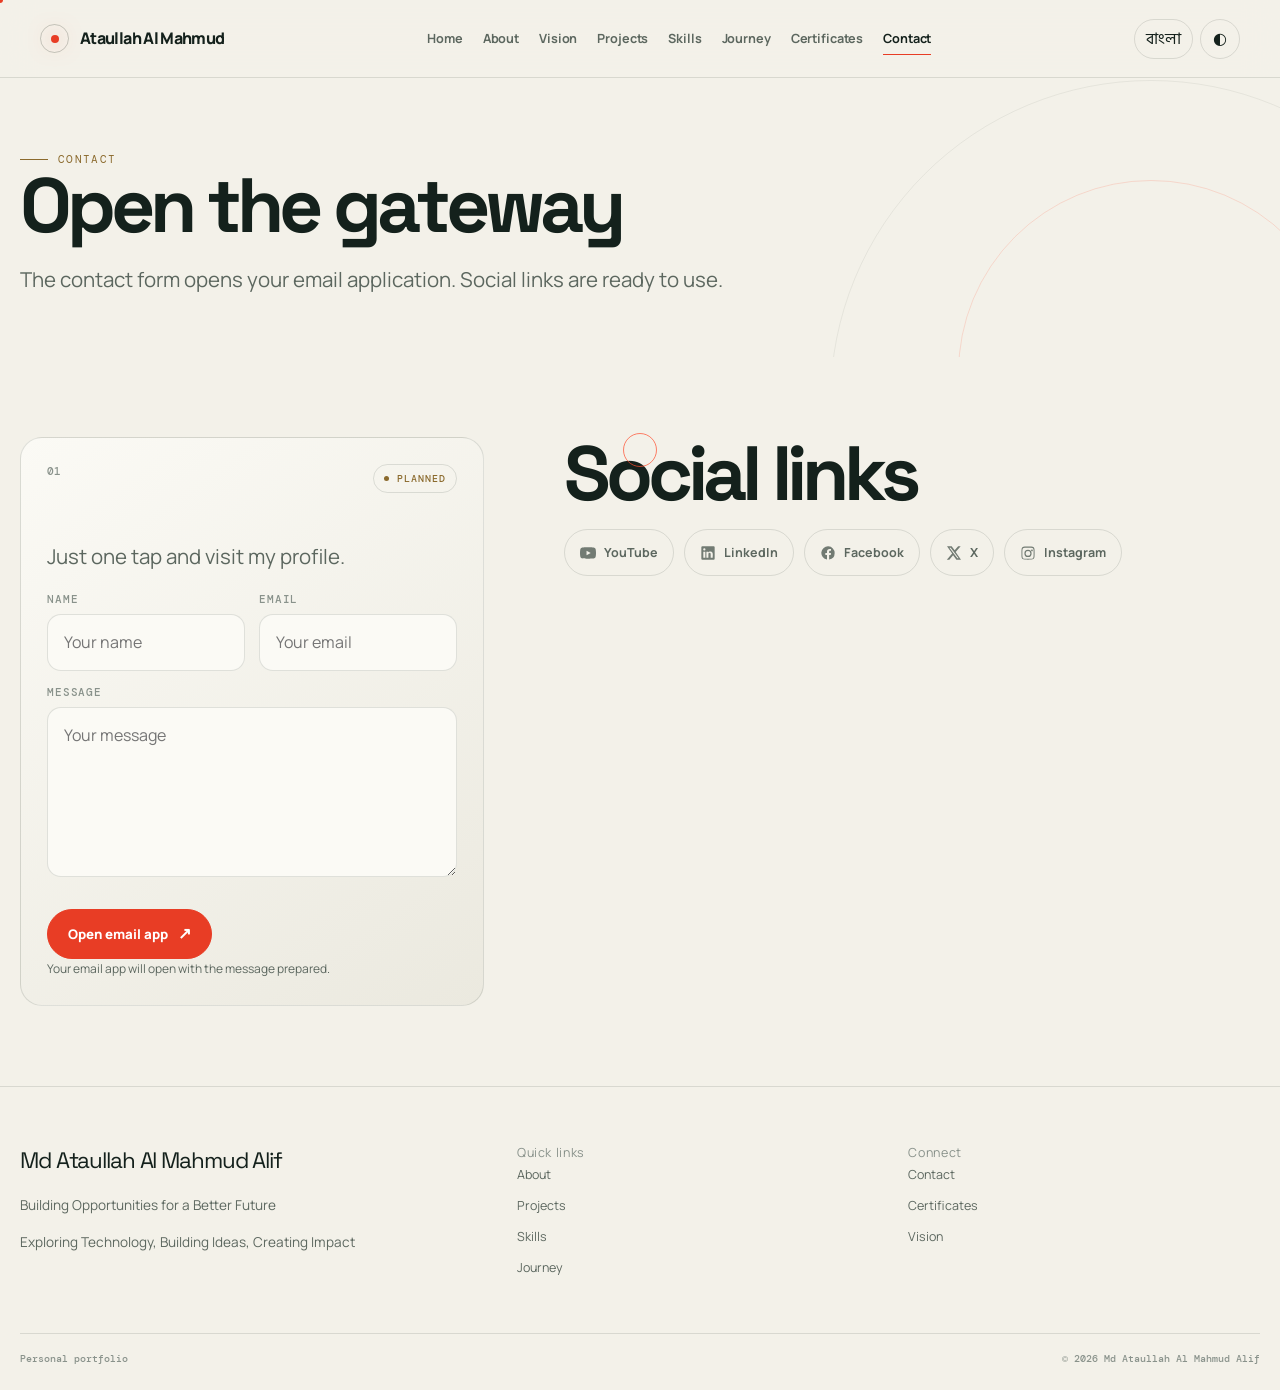
<file: contact.html>
<!doctype html>
<html lang="en" data-theme="dark">
<head>
  <meta charset="utf-8">
  <meta name="viewport" content="width=device-width, initial-scale=1">
  <meta name="theme-color" content="#07100d">
  <meta name="description" content="Contact Md Ataullah Al Mahmud Alif through email and social links.">
  <meta property="og:type" content="website">
  <meta property="og:title" content="Contact | Ataullah Al Mahmud">
  <meta property="og:description" content="Contact Md Ataullah Al Mahmud Alif through email and social links.">
  <meta property="og:url" content="https://ataullah000.github.io/ataullah-portfolio/contact.html">
  <meta property="og:site_name" content="Ataullah Al Mahmud">
  <meta name="twitter:card" content="summary_large_image">
  <link rel="canonical" href="https://ataullah000.github.io/ataullah-portfolio/contact.html">
  <link rel="icon" href="favicon.svg" type="image/svg+xml">
  <link rel="stylesheet" href="style.css">
  <script type="application/ld+json">
  {
    "@context":"https://schema.org",
    "@type":"Person",
    "name":"Md Ataullah Al Mahmud Alif",
    "alternateName":["Ataullah Al Mahmud","Alif"],
    "url":"https://ataullah000.github.io/ataullah-portfolio/",
    "description":"Portfolio of Md Ataullah Al Mahmud Alif",
    "sameAs":[
      "https://www.youtube.com/@Al_Mahmud_Alif",
      "https://www.linkedin.com/in/md-ataullah-al-mahmud-alif-36aaa1423",
      "https://x.com/MdAtaullahmsoy"
    ]
  }
  </script>
  <title>Contact | Ataullah Al Mahmud</title>
</head>
<body data-page="contact">
<a class="skip-link" href="#main-content">Skip to content</a>
<div class="cursor-dot" id="cursor-dot" aria-hidden="true"></div>
<div class="cursor-ring" id="cursor-ring" aria-hidden="true"></div>
<header class="site-header">
  <nav class="nav" aria-label="Primary navigation">
    <a class="brand" href="index.html" data-page-link aria-label="Ataullah Al Mahmud">
      <span class="brand-mark" aria-hidden="true"></span>
      <span data-i18n="common.siteName">Ataullah Al Mahmud</span>
    </a>
    <div class="nav-links">
      <a href="index.html" data-page-link data-i18n="nav.home">Home</a>
      <a href="about.html" data-page-link data-i18n="nav.about">About</a>
      <a href="vision.html" data-page-link data-i18n="nav.vision">Vision</a>
      <a href="projects.html" data-page-link data-i18n="nav.projects">Projects</a>
      <a href="skills.html" data-page-link data-i18n="nav.skills">Skills</a>
      <a href="journey.html" data-page-link data-i18n="nav.journey">Journey</a>
      <a href="certificates.html" data-page-link data-i18n="nav.certificates">Certificates</a>
      <a href="contact.html" data-page-link data-i18n="nav.contact">Contact</a>
    </div>
    <div class="nav-tools">
      <button class="tool-btn" id="language-toggle" type="button" aria-label="Change language">বাংলা</button>
      <button class="tool-btn" id="theme-toggle" type="button" data-i18n-aria="common.theme" aria-label="Toggle theme">◐</button>
      <button class="menu-btn" id="menu-toggle" type="button" aria-expanded="false" aria-controls="mobile-menu" data-i18n-aria="common.menu">
        <span class="menu-icon" aria-hidden="true"></span>
      </button>
    </div>
  </nav>
</header>
<div class="mobile-menu" id="mobile-menu" aria-label="Mobile navigation">
  <div class="mobile-links">
    <a href="index.html" data-page-link data-i18n="nav.home">Home</a>
    <a href="about.html" data-page-link data-i18n="nav.about">About</a>
    <a href="vision.html" data-page-link data-i18n="nav.vision">Vision</a>
    <a href="projects.html" data-page-link data-i18n="nav.projects">Projects</a>
    <a href="skills.html" data-page-link data-i18n="nav.skills">Skills</a>
    <a href="journey.html" data-page-link data-i18n="nav.journey">Journey</a>
    <a href="certificates.html" data-page-link data-i18n="nav.certificates">Certificates</a>
    <a href="contact.html" data-page-link data-i18n="nav.contact">Contact</a>
  </div>
</div>
<main id="main-content">
<section class="page-hero">
  <div class="container">
    <div class="eyebrow reveal" data-i18n="contact.eyebrow">Contact</div>
    <h1 class="section-title reveal" data-split data-i18n="contact.title">Open the gateway</h1>
    <p class="lead reveal" data-i18n="contact.lead">The contact form opens your email application. Social links are ready to use.</p>
  </div>
</section>
<section class="section-sm">
  <div class="container split-layout">
    <div class="card reveal">
      <div class="card-top"><span class="card-index">01</span><span class="status planned" data-i18n="common.planned">PLANNED</span></div>
      <p class="lead" data-i18n="contact.formInvite" style="margin:0 0 18px">Just one tap and visit my profile.</p>
      <form id="contact-form">
        <div class="form-grid">
          <div class="field">
            <label for="name" data-i18n="contact.name">Name</label>
            <input id="name" name="name" type="text" required data-i18n-placeholder="contact.namePlaceholder" placeholder="Your name">
          </div>
          <div class="field">
            <label for="email" data-i18n="contact.email">Email</label>
            <input id="email" name="email" type="email" required data-i18n-placeholder="contact.emailPlaceholder" placeholder="Your email">
          </div>
          <div class="field full">
            <label for="message" data-i18n="contact.message">Message</label>
            <textarea id="message" name="message" required data-i18n-placeholder="contact.messagePlaceholder" placeholder="Your message"></textarea>
          </div>
        </div>
        <div class="btn-row">
          <button class="btn primary magnetic" type="submit"><span data-i18n="common.send">Open email app</span><span class="arrow">↗</span></button>
        </div>
        <p class="form-note" id="form-note" aria-live="polite" data-i18n="contact.formNote">Your email app will open with the message prepared.</p>
      </form>
    </div>
    <div class="reveal">
      <h2 class="section-title" style="margin-top:0" data-i18n="contact.socialTitle">Social links</h2>
      <div class="socials" style="margin-top:20px">
        <a class="social-link" data-social="youtube" href="https://www.youtube.com/@Al_Mahmud_Alif" target="_blank" rel="noopener noreferrer">
          <svg viewBox="0 0 24 24" fill="currentColor" aria-hidden="true"><path d="M23.5 6.2a3 3 0 0 0-2.1-2.1C19.5 3.5 12 3.5 12 3.5s-7.5 0-9.4.6A3 3 0 0 0 .5 6.2 31.5 31.5 0 0 0 0 12a31.5 31.5 0 0 0 .5 5.8 3 3 0 0 0 2.1 2.1c1.9.6 9.4.6 9.4.6s7.5 0 9.4-.6a3 3 0 0 0 2.1-2.1A31.5 31.5 0 0 0 24 12a31.5 31.5 0 0 0-.5-5.8zM9.8 15.5v-7l6.3 3.5-6.3 3.5z"/></svg>
          <span data-i18n="common.youtube">YouTube</span>
        </a>
        <a class="social-link" data-social="linkedin" href="https://www.linkedin.com/in/md-ataullah-al-mahmud-alif-36aaa1423" target="_blank" rel="noopener noreferrer">
          <svg viewBox="0 0 24 24" fill="currentColor" aria-hidden="true"><path d="M20.5 2h-17A1.5 1.5 0 0 0 2 3.5v17A1.5 1.5 0 0 0 3.5 22h17a1.5 1.5 0 0 0 1.5-1.5v-17A1.5 1.5 0 0 0 20.5 2zM8 19H5v-9h3zM6.5 8.3A1.7 1.7 0 1 1 6.5 4.9a1.7 1.7 0 0 1 0 3.4zM19 19h-3v-4.7c0-1.1 0-2.6-1.6-2.6s-1.8 1.2-1.8 2.5V19h-3v-9h2.9v1.2h.1c.4-.8 1.4-1.6 2.9-1.6 3.1 0 3.7 2 3.7 4.7z"/></svg>
          <span data-i18n="common.linkedin">LinkedIn</span>
        </a>
        <a class="social-link" data-social="facebook" href="https://www.facebook.com/share/1BpE1sTTwp/" target="_blank" rel="noopener noreferrer">
          <svg viewBox="0 0 24 24" fill="currentColor" aria-hidden="true"><path d="M22 12a10 10 0 1 0-11.5 9.9v-7h-2.5V12h2.5V9.8c0-2.5 1.5-3.9 3.8-3.9 1.1 0 2.2.2 2.2.2v2.5h-1.2c-1.2 0-1.6.8-1.6 1.5V12h2.8l-.4 2.9h-2.4v7A10 10 0 0 0 22 12z"/></svg>
          <span data-i18n="common.facebook">Facebook</span>
        </a>
        <a class="social-link" data-social="x" href="https://x.com/MdAtaullahmsoy" target="_blank" rel="noopener noreferrer">
          <svg viewBox="0 0 24 24" fill="currentColor" aria-hidden="true"><path d="M18.2 2H22l-7.5 8.6L22.5 22H15.6l-5-6.5L5 22H1.2l8-9.2L1.5 2H8.5l4.5 6L18.2 2zm-1.1 18h1.8L7 4H5.1l12 16z"/></svg>
          <span data-i18n="common.x">X</span>
        </a>
        <a class="social-link" data-social="instagram" href="https://www.instagram.com/almahmud1329" target="_blank" rel="noopener noreferrer">
          <svg viewBox="0 0 24 24" fill="currentColor" aria-hidden="true"><path d="M12 2.2c3.2 0 3.6 0 4.9.1 3.3.1 4.8 1.7 4.9 4.9.1 1.3.1 1.7.1 4.9s0 3.6-.1 4.9c-.1 3.2-1.6 4.8-4.9 4.9-1.3.1-1.7.1-4.9.1s-3.6 0-4.9-.1c-3.3-.1-4.8-1.7-4.9-4.9C2.2 15.6 2.2 15.2 2.2 12s0-3.6.1-4.9C2.4 3.9 4 2.4 7.1 2.3 8.4 2.2 8.8 2.2 12 2.2zm0 1.8c-3.2 0-3.5 0-4.8.1-2.3.1-3.4 1.2-3.5 3.5-.1 1.2-.1 1.6-.1 4.8s0 3.5.1 4.8c.1 2.3 1.2 3.4 3.5 3.5 1.2.1 1.6.1 4.8.1s3.5 0 4.8-.1c2.3-.1 3.4-1.2 3.5-3.5.1-1.2.1-1.6.1-4.8s0-3.5-.1-4.8c-.1-2.3-1.2-3.4-3.5-3.5-1.3-.1-1.6-.1-4.8-.1zm0 3.2a5.4 5.4 0 1 1 0 10.8 5.4 5.4 0 0 1 0-10.8zm0 1.8a3.6 3.6 0 1 0 0 7.2 3.6 3.6 0 0 0 0-7.2zm5.6-2.1a1.3 1.3 0 1 1 0 2.5 1.3 1.3 0 0 1 0-2.5z"/></svg>
          <span data-i18n="common.instagram">Instagram</span>
        </a>
      </div>
    </div>
  </div>
</section>
</main>
<footer class="site-footer">
  <div class="container">
    <div class="footer-grid">
      <div>
        <div class="footer-name" data-i18n="footer.name">Md Ataullah Al Mahmud Alif</div>
        <p class="footer-copy" data-i18n="footer.copy">Building Opportunities for a Better Future</p>
        <p class="footer-copy" data-i18n="footer.philosophy">Exploring Technology, Building Ideas, Creating Impact</p>
      </div>
      <div>
        <div class="kicker" data-i18n="footer.quick">Quick links</div>
        <nav class="footer-links" aria-label="Footer navigation">
          <a href="about.html" data-page-link data-i18n="nav.about">About</a>
          <a href="projects.html" data-page-link data-i18n="nav.projects">Projects</a>
          <a href="skills.html" data-page-link data-i18n="nav.skills">Skills</a>
          <a href="journey.html" data-page-link data-i18n="nav.journey">Journey</a>
        </nav>
      </div>
      <div>
        <div class="kicker" data-i18n="footer.connect">Connect</div>
        <nav class="footer-links">
          <a href="contact.html" data-page-link data-i18n="nav.contact">Contact</a>
          <a href="certificates.html" data-page-link data-i18n="nav.certificates">Certificates</a>
          <a href="vision.html" data-page-link data-i18n="nav.vision">Vision</a>
        </nav>
      </div>
    </div>
    <div class="footer-bottom">
      <span data-i18n="footer.rights">Personal portfolio</span>
      <span>© <span id="year"></span> Md Ataullah Al Mahmud Alif</span>
    </div>
  </div>
</footer>
<button class="back-top" id="back-top" type="button" data-i18n-aria="common.backTop" aria-label="Back to top">↑</button>
<script src="main.js" defer></script>
</body>
</html>
</file>
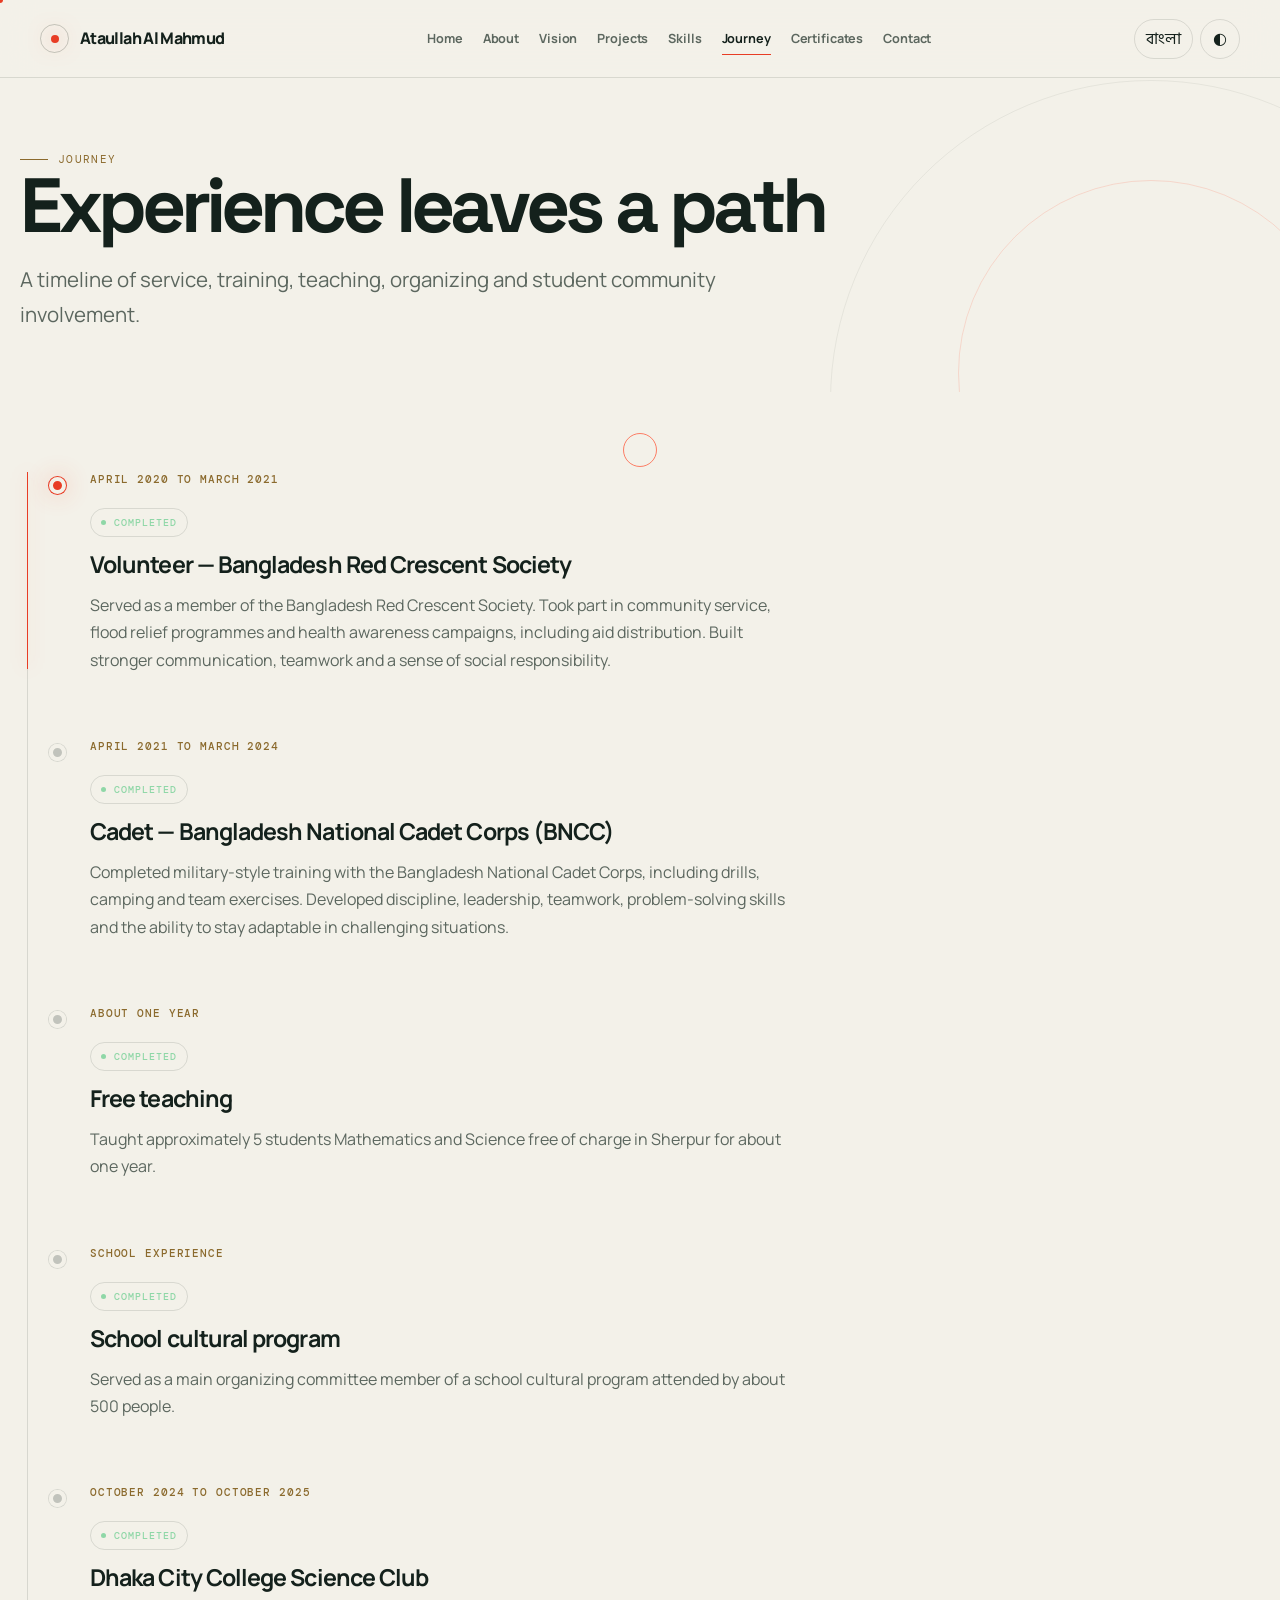
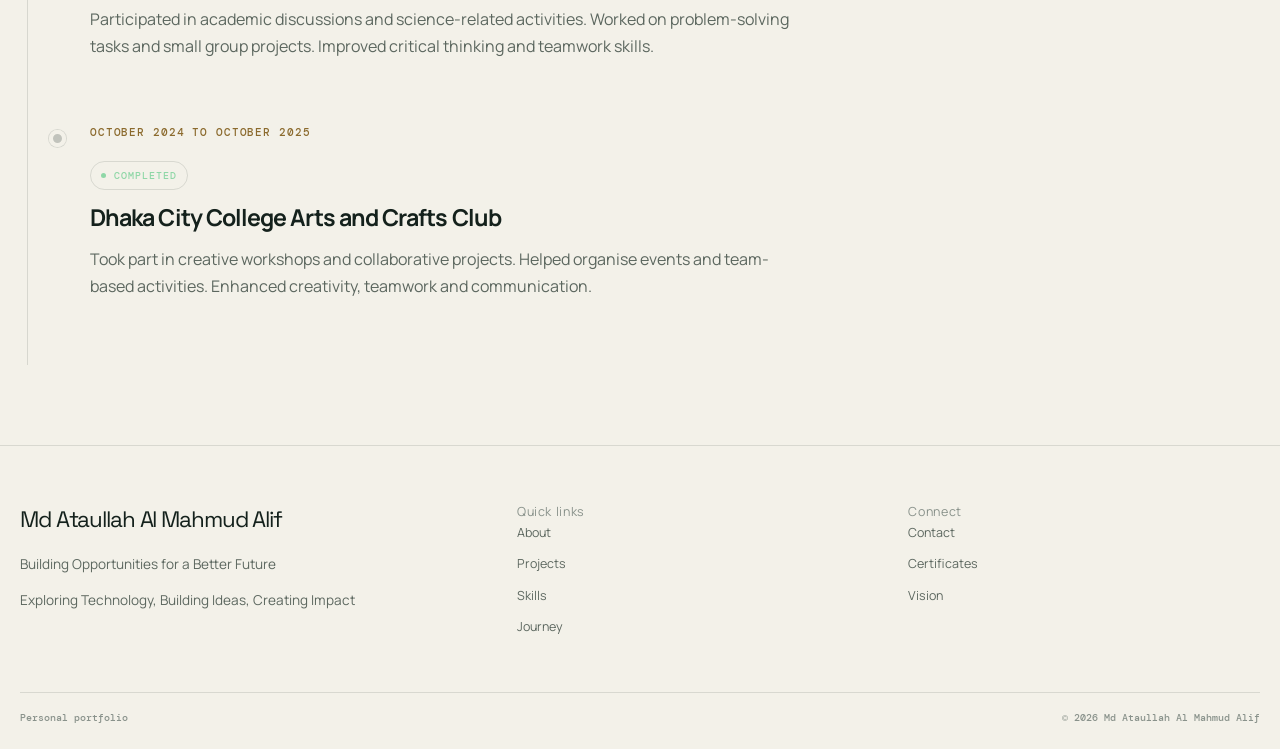
<file: journey.html>
<!doctype html>
<html lang="en" data-theme="dark">
<head>
  <meta charset="utf-8">
  <meta name="viewport" content="width=device-width, initial-scale=1">
  <meta name="theme-color" content="#07100d">
  <meta name="description" content="The journey of Md Ataullah Al Mahmud Alif through service, training, teaching, organizing and student clubs.">
  <meta property="og:type" content="website">
  <meta property="og:title" content="Journey | Ataullah Al Mahmud">
  <meta property="og:description" content="The journey of Md Ataullah Al Mahmud Alif through service, training, teaching, organizing and student clubs.">
  <meta property="og:url" content="https://ataullah000.github.io/ataullah-portfolio/journey.html">
  <meta property="og:site_name" content="Ataullah Al Mahmud">
  <meta name="twitter:card" content="summary_large_image">
  <link rel="canonical" href="https://ataullah000.github.io/ataullah-portfolio/journey.html">
  <link rel="icon" href="favicon.svg" type="image/svg+xml">
  <link rel="stylesheet" href="style.css">
  <script type="application/ld+json">
  {
    "@context":"https://schema.org",
    "@type":"Person",
    "name":"Md Ataullah Al Mahmud Alif",
    "alternateName":["Ataullah Al Mahmud","Alif"],
    "url":"https://ataullah000.github.io/ataullah-portfolio/",
    "description":"Portfolio of Md Ataullah Al Mahmud Alif",
    "sameAs":[]
  }
  </script>
  <title>Journey | Ataullah Al Mahmud</title>
</head>
<body data-page="journey">
<a class="skip-link" href="#main-content">Skip to content</a>
<div class="cursor-dot" id="cursor-dot" aria-hidden="true"></div>
<div class="cursor-ring" id="cursor-ring" aria-hidden="true"></div>
<header class="site-header">
  <nav class="nav" aria-label="Primary navigation">
    <a class="brand" href="index.html" data-page-link aria-label="Ataullah Al Mahmud">
      <span class="brand-mark" aria-hidden="true"></span>
      <span data-i18n="common.siteName">Ataullah Al Mahmud</span>
    </a>
    <div class="nav-links">
      <a href="index.html" data-page-link data-i18n="nav.home">Home</a>
      <a href="about.html" data-page-link data-i18n="nav.about">About</a>
      <a href="vision.html" data-page-link data-i18n="nav.vision">Vision</a>
      <a href="projects.html" data-page-link data-i18n="nav.projects">Projects</a>
      <a href="skills.html" data-page-link data-i18n="nav.skills">Skills</a>
      <a href="journey.html" data-page-link data-i18n="nav.journey">Journey</a>
      <a href="certificates.html" data-page-link data-i18n="nav.certificates">Certificates</a>
      <a href="contact.html" data-page-link data-i18n="nav.contact">Contact</a>
    </div>
    <div class="nav-tools">
      <button class="tool-btn" id="language-toggle" type="button" aria-label="Change language">বাংলা</button>
      <button class="tool-btn" id="theme-toggle" type="button" data-i18n-aria="common.theme" aria-label="Toggle theme">◐</button>
      <button class="menu-btn" id="menu-toggle" type="button" aria-expanded="false" aria-controls="mobile-menu" data-i18n-aria="common.menu">
        <span class="menu-icon" aria-hidden="true"></span>
      </button>
    </div>
  </nav>
</header>
<div class="mobile-menu" id="mobile-menu" aria-label="Mobile navigation">
  <div class="mobile-links">
    <a href="index.html" data-page-link data-i18n="nav.home">Home</a>
    <a href="about.html" data-page-link data-i18n="nav.about">About</a>
    <a href="vision.html" data-page-link data-i18n="nav.vision">Vision</a>
    <a href="projects.html" data-page-link data-i18n="nav.projects">Projects</a>
    <a href="skills.html" data-page-link data-i18n="nav.skills">Skills</a>
    <a href="journey.html" data-page-link data-i18n="nav.journey">Journey</a>
    <a href="certificates.html" data-page-link data-i18n="nav.certificates">Certificates</a>
    <a href="contact.html" data-page-link data-i18n="nav.contact">Contact</a>
  </div>
</div>
<main id="main-content">
<section class="page-hero">
  <div class="container">
    <div class="eyebrow reveal" data-i18n="journey.eyebrow">Journey</div>
    <h1 class="section-title reveal" data-split data-i18n="journey.title">Experience leaves a path</h1>
    <p class="lead reveal" data-i18n="journey.lead">A timeline of service, training, teaching, organizing and student community involvement.</p>
  </div>
</section>
<section class="section-sm">
  <div class="container">
    <div class="timeline reveal">
      <div class="timeline-progress"></div>
      <article class="timeline-item">
        <div class="timeline-dot" aria-hidden="true"></div>
        <div class="timeline-date" data-i18n="journey.redDate">April 2020 to March 2021</div>
        <div class="hero-meta"><span class="status completed" data-i18n="common.completed">COMPLETED</span></div>
        <h3 data-i18n="journey.redTitle">Volunteer — Bangladesh Red Crescent Society</h3>
        <p data-i18n="journey.redCopy">Served as a member of the Bangladesh Red Crescent Society. Took part in community service, flood relief programmes and health awareness campaigns, including aid distribution. Built stronger communication, teamwork and a sense of social responsibility.</p>
      </article>
      <article class="timeline-item">
        <div class="timeline-dot" aria-hidden="true"></div>
        <div class="timeline-date" data-i18n="journey.bnccDate">April 2021 to March 2024</div>
        <div class="hero-meta"><span class="status completed" data-i18n="common.completed">COMPLETED</span></div>
        <h3 data-i18n="journey.bnccTitle">Cadet — Bangladesh National Cadet Corps (BNCC)</h3>
        <p data-i18n="journey.bnccCopy">Completed military-style training with the Bangladesh National Cadet Corps, including drills, camping and team exercises. Developed discipline, leadership, teamwork, problem-solving skills and the ability to stay adaptable in challenging situations.</p>
      </article>
      <article class="timeline-item">
        <div class="timeline-dot" aria-hidden="true"></div>
        <div class="timeline-date" data-i18n="journey.teachingDate">About one year</div>
        <div class="hero-meta"><span class="status completed" data-i18n="common.completed">COMPLETED</span></div>
        <h3 data-i18n="journey.teachingTitle">Free teaching</h3>
        <p data-i18n="journey.teachingCopy">Taught approximately 5 students Mathematics and Science free of charge in Sherpur for about one year.</p>
      </article>
      <article class="timeline-item">
        <div class="timeline-dot" aria-hidden="true"></div>
        <div class="timeline-date" data-i18n="journey.organizingDate">School experience</div>
        <div class="hero-meta"><span class="status completed" data-i18n="common.completed">COMPLETED</span></div>
        <h3 data-i18n="journey.organizingTitle">School cultural program</h3>
        <p data-i18n="journey.organizingCopy">Served as a main organizing committee member of a school cultural program attended by about 500 people.</p>
      </article>
      <article class="timeline-item">
        <div class="timeline-dot" aria-hidden="true"></div>
        <div class="timeline-date" data-i18n="journey.scienceDate">October 2024 to October 2025</div>
        <div class="hero-meta"><span class="status completed" data-i18n="common.completed">COMPLETED</span></div>
        <h3 data-i18n="journey.scienceTitle">Dhaka City College Science Club</h3>
        <p data-i18n="journey.scienceCopy">Participated in academic discussions and science-related activities. Worked on problem-solving tasks and small group projects. Improved critical thinking and teamwork skills.</p>
      </article>
      <article class="timeline-item">
        <div class="timeline-dot" aria-hidden="true"></div>
        <div class="timeline-date" data-i18n="journey.artsDate">October 2024 to October 2025</div>
        <div class="hero-meta"><span class="status completed" data-i18n="common.completed">COMPLETED</span></div>
        <h3 data-i18n="journey.artsTitle">Dhaka City College Arts and Crafts Club</h3>
        <p data-i18n="journey.artsCopy">Took part in creative workshops and collaborative projects. Helped organise events and team-based activities. Enhanced creativity, teamwork and communication.</p>
      </article>
    </div>
  </div>
</section>
</main>
<footer class="site-footer">
  <div class="container">
    <div class="footer-grid">
      <div>
        <div class="footer-name" data-i18n="footer.name">Md Ataullah Al Mahmud Alif</div>
        <p class="footer-copy" data-i18n="footer.copy">Building Opportunities for a Better Future</p>
        <p class="footer-copy" data-i18n="footer.philosophy">Exploring Technology, Building Ideas, Creating Impact</p>
      </div>
      <div>
        <div class="kicker" data-i18n="footer.quick">Quick links</div>
        <nav class="footer-links" aria-label="Footer navigation">
          <a href="about.html" data-page-link data-i18n="nav.about">About</a>
          <a href="projects.html" data-page-link data-i18n="nav.projects">Projects</a>
          <a href="skills.html" data-page-link data-i18n="nav.skills">Skills</a>
          <a href="journey.html" data-page-link data-i18n="nav.journey">Journey</a>
        </nav>
      </div>
      <div>
        <div class="kicker" data-i18n="footer.connect">Connect</div>
        <nav class="footer-links">
          <a href="contact.html" data-page-link data-i18n="nav.contact">Contact</a>
          <a href="certificates.html" data-page-link data-i18n="nav.certificates">Certificates</a>
          <a href="vision.html" data-page-link data-i18n="nav.vision">Vision</a>
        </nav>
      </div>
    </div>
    <div class="footer-bottom">
      <span data-i18n="footer.rights">Personal portfolio</span>
      <span>© <span id="year"></span> Md Ataullah Al Mahmud Alif</span>
    </div>
  </div>
</footer>
<button class="back-top" id="back-top" type="button" data-i18n-aria="common.backTop" aria-label="Back to top">↑</button>
<script src="main.js" defer></script>
</body>
</html>
</file>
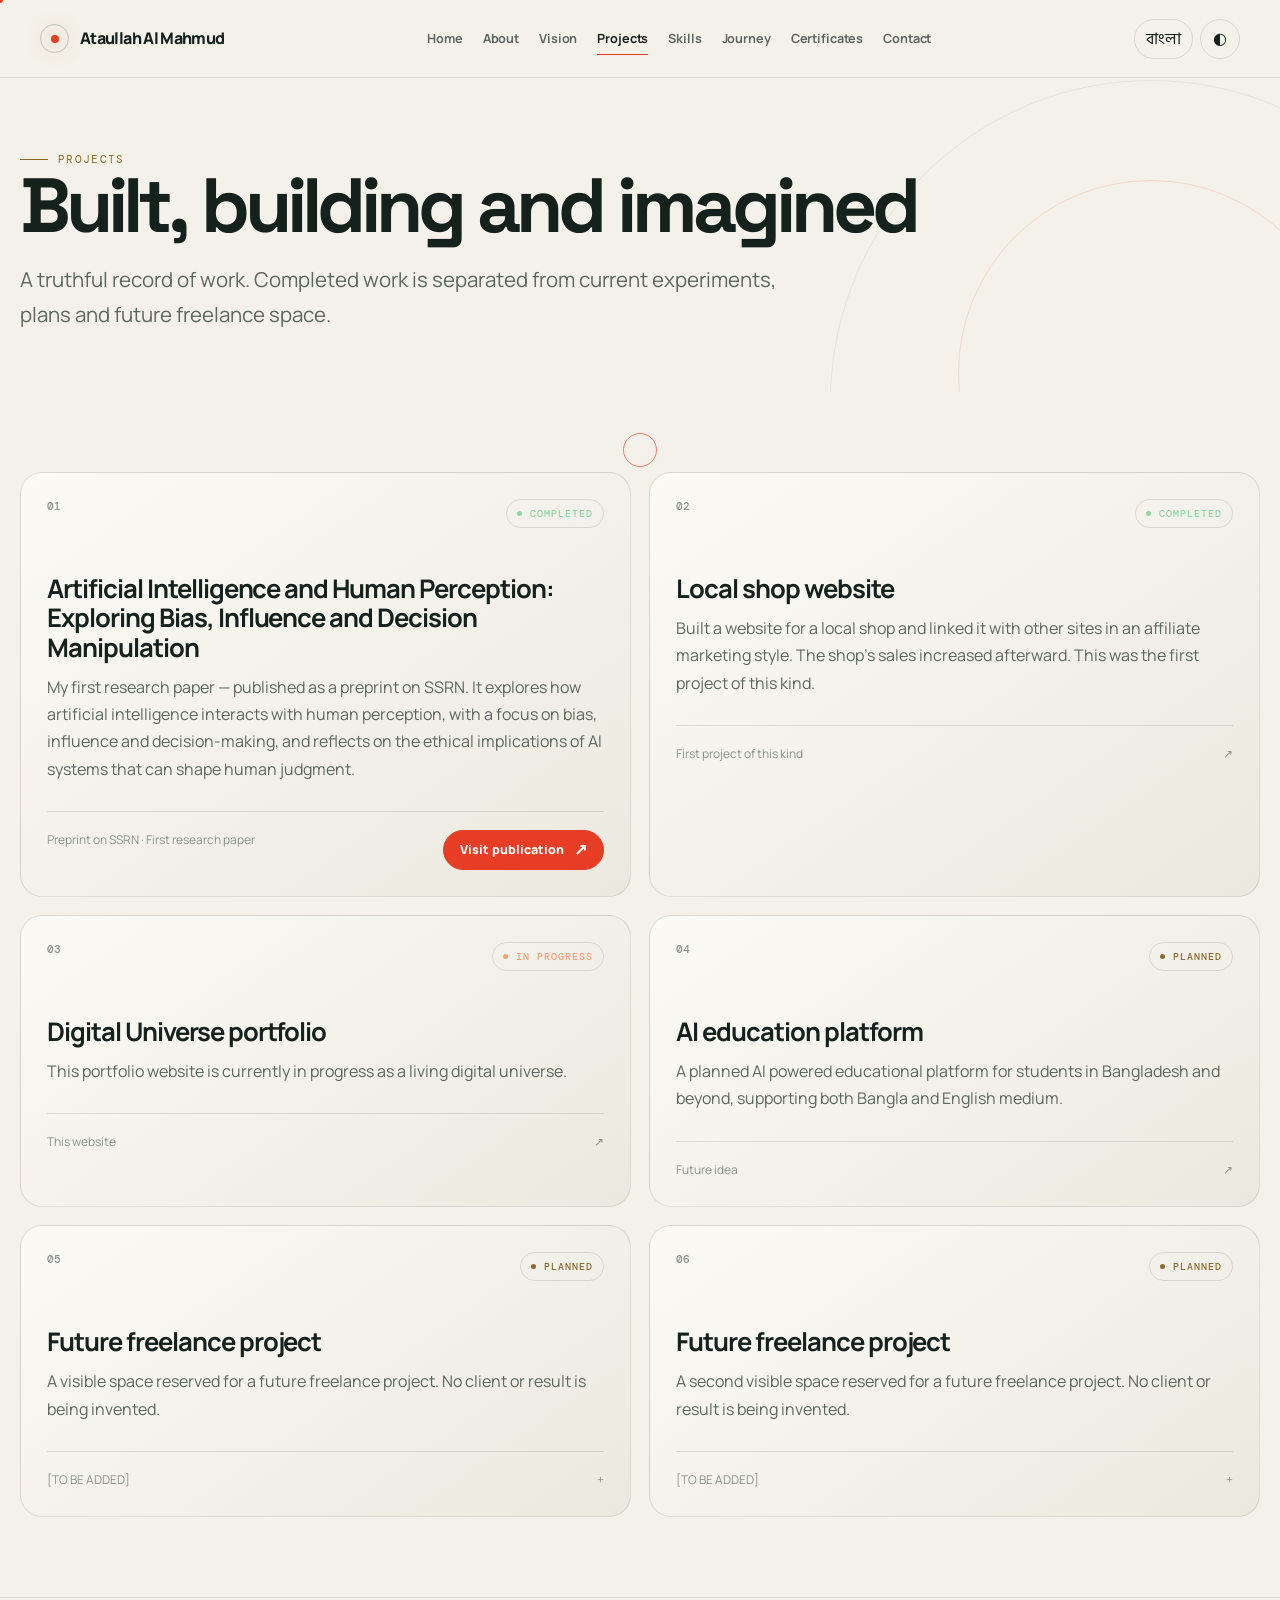
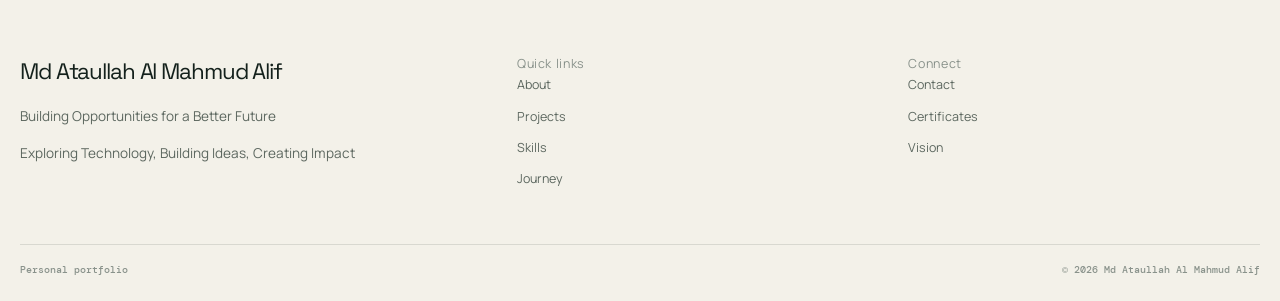
<file: projects.html>
<!doctype html>
<html lang="en" data-theme="dark">
<head>
  <meta charset="utf-8">
  <meta name="viewport" content="width=device-width, initial-scale=1">
  <meta name="theme-color" content="#07100d">
  <meta name="description" content="Projects by Md Ataullah Al Mahmud Alif, including completed work, an in progress portfolio, a research preprint and planned ideas.">
  <meta property="og:type" content="website">
  <meta property="og:title" content="Projects | Ataullah Al Mahmud">
  <meta property="og:description" content="Projects by Md Ataullah Al Mahmud Alif, including completed work, an in progress portfolio, a research preprint and planned ideas.">
  <meta property="og:url" content="https://ataullah000.github.io/ataullah-portfolio/projects.html">
  <meta property="og:site_name" content="Ataullah Al Mahmud">
  <meta name="twitter:card" content="summary_large_image">
  <link rel="canonical" href="https://ataullah000.github.io/ataullah-portfolio/projects.html">
  <link rel="icon" href="favicon.svg" type="image/svg+xml">
  <link rel="stylesheet" href="style.css">
  <script type="application/ld+json">
  {
    "@context":"https://schema.org",
    "@type":"Person",
    "name":"Md Ataullah Al Mahmud Alif",
    "alternateName":["Ataullah Al Mahmud","Alif"],
    "url":"https://ataullah000.github.io/ataullah-portfolio/",
    "description":"Portfolio of Md Ataullah Al Mahmud Alif",
    "sameAs":[]
  }
  </script>
  <title>Projects | Ataullah Al Mahmud</title>
</head>
<body data-page="projects">
<a class="skip-link" href="#main-content" data-i18n="common.skip">Skip to content</a>
<div class="cursor-dot" id="cursor-dot" aria-hidden="true"></div>
<div class="cursor-ring" id="cursor-ring" aria-hidden="true"></div>
<header class="site-header">
  <nav class="nav" aria-label="Primary navigation" data-i18n-aria="common.primaryNav">
    <a class="brand" href="index.html" data-page-link aria-label="Ataullah Al Mahmud">
      <span class="brand-mark" aria-hidden="true"></span>
      <span data-i18n="common.siteName">Ataullah Al Mahmud</span>
    </a>
    <div class="nav-links">
      <a href="index.html" data-page-link data-i18n="nav.home">Home</a>
      <a href="about.html" data-page-link data-i18n="nav.about">About</a>
      <a href="vision.html" data-page-link data-i18n="nav.vision">Vision</a>
      <a href="projects.html" data-page-link data-i18n="nav.projects">Projects</a>
      <a href="skills.html" data-page-link data-i18n="nav.skills">Skills</a>
      <a href="journey.html" data-page-link data-i18n="nav.journey">Journey</a>
      <a href="certificates.html" data-page-link data-i18n="nav.certificates">Certificates</a>
      <a href="contact.html" data-page-link data-i18n="nav.contact">Contact</a>
    </div>
    <div class="nav-tools">
      <button class="tool-btn" id="language-toggle" type="button" aria-label="Change language">বাংলা</button>
      <button class="tool-btn" id="theme-toggle" type="button" data-i18n-aria="common.theme" aria-label="Toggle theme">◐</button>
      <button class="menu-btn" id="menu-toggle" type="button" aria-expanded="false" aria-controls="mobile-menu" data-i18n-aria="common.menu">
        <span class="menu-icon" aria-hidden="true"></span>
      </button>
    </div>
  </nav>
</header>
<div class="mobile-menu" id="mobile-menu" aria-label="Mobile navigation" data-i18n-aria="common.mobileNav">
  <div class="mobile-links">
    <a href="index.html" data-page-link data-i18n="nav.home">Home</a>
    <a href="about.html" data-page-link data-i18n="nav.about">About</a>
    <a href="vision.html" data-page-link data-i18n="nav.vision">Vision</a>
    <a href="projects.html" data-page-link data-i18n="nav.projects">Projects</a>
    <a href="skills.html" data-page-link data-i18n="nav.skills">Skills</a>
    <a href="journey.html" data-page-link data-i18n="nav.journey">Journey</a>
    <a href="certificates.html" data-page-link data-i18n="nav.certificates">Certificates</a>
    <a href="contact.html" data-page-link data-i18n="nav.contact">Contact</a>
  </div>
</div>
<main id="main-content">
<section class="page-hero">
  <div class="container">
    <div class="eyebrow reveal" data-i18n="projects.eyebrow">Projects</div>
    <h1 class="section-title reveal" data-split data-i18n="projects.title">Built, building and imagined</h1>
    <p class="lead reveal" data-i18n="projects.lead">A truthful record of work. Completed work is separated from current experiments, plans and future freelance space.</p>
  </div>
</section>
<section class="section-sm">
  <div class="container grid grid-2">
    <article class="card reveal">
      <div class="card-top"><span class="card-index">01</span><span class="status completed" data-i18n="common.completed">COMPLETED</span></div>
      <h3 data-i18n="projects.publicationTitle">Artificial Intelligence and Human Perception: Exploring Bias, Influence and Decision Manipulation</h3>
      <p data-i18n="projects.publicationCopy">My first research paper — published as a preprint on SSRN. It explores how artificial intelligence interacts with human perception, with a focus on bias, influence and decision-making, and reflects on the ethical implications of AI systems that can shape human judgment.</p>
      <div class="card-footer">
        <span data-i18n="projects.publicationNote">Preprint on SSRN · First research paper</span>
        <a class="btn btn-sm primary magnetic" id="publication-link" href="https://papers.ssrn.com/sol3/papers.cfm?abstract_id=7480999" target="_blank" rel="noopener noreferrer">
          <span data-i18n="common.visitPublication">Visit publication</span><span class="arrow">↗</span>
        </a>
      </div>
    </article>
    <article class="card reveal">
      <div class="card-top"><span class="card-index">02</span><span class="status completed" data-i18n="common.completed">COMPLETED</span></div>
      <h3 data-i18n="projects.shopTitle">Local shop website</h3>
      <p data-i18n="projects.shopCopy">Built a website for a local shop and linked it with other sites in an affiliate marketing style. The shop's sales increased afterward. This was the first project of this kind.</p>
      <div class="card-footer"><span data-i18n="projects.completedNote">First project of this kind</span><span>↗</span></div>
    </article>
    <article class="card reveal">
      <div class="card-top"><span class="card-index">03</span><span class="status progress" data-i18n="common.progress">IN PROGRESS</span></div>
      <h3 data-i18n="projects.portfolioTitle">Digital Universe portfolio</h3>
      <p data-i18n="projects.portfolioCopy">This portfolio website is currently in progress as a living digital universe.</p>
      <div class="card-footer"><span data-i18n="projects.inProgressNote">This website</span><span>↗</span></div>
    </article>
    <article class="card reveal">
      <div class="card-top"><span class="card-index">04</span><span class="status planned" data-i18n="common.planned">PLANNED</span></div>
      <h3 data-i18n="projects.educationTitle">AI education platform</h3>
      <p data-i18n="projects.educationCopy">A planned AI powered educational platform for students in Bangladesh and beyond, supporting both Bangla and English medium.</p>
      <div class="card-footer"><span data-i18n="projects.plannedNote">Future idea</span><span>↗</span></div>
    </article>
    <article class="card reveal">
      <div class="card-top"><span class="card-index">05</span><span class="status planned" data-i18n="common.planned">PLANNED</span></div>
      <h3 data-i18n="projects.futureTitle">Future freelance project</h3>
      <p data-i18n="projects.futureCopy">A visible space reserved for a future freelance project. No client or result is being invented.</p>
      <div class="card-footer"><span data-placeholder="future-project"></span><span>+</span></div>
    </article>
    <article class="card reveal">
      <div class="card-top"><span class="card-index">06</span><span class="status planned" data-i18n="common.planned">PLANNED</span></div>
      <h3 data-i18n="projects.futureTitle2">Future freelance project</h3>
      <p data-i18n="projects.futureCopy2">A second visible space reserved for a future freelance project. No client or result is being invented.</p>
      <div class="card-footer"><span data-placeholder="future-project"></span><span>+</span></div>
    </article>
  </div>
</section>
</main>
<footer class="site-footer">
  <div class="container">
    <div class="footer-grid">
      <div>
        <div class="footer-name" data-i18n="footer.name">Md Ataullah Al Mahmud Alif</div>
        <p class="footer-copy" data-i18n="footer.copy">Building Opportunities for a Better Future</p>
        <p class="footer-copy" data-i18n="footer.philosophy">Exploring Technology, Building Ideas, Creating Impact</p>
      </div>
      <div>
        <div class="kicker" data-i18n="footer.quick">Quick links</div>
        <nav class="footer-links" aria-label="Footer navigation">
          <a href="about.html" data-page-link data-i18n="nav.about">About</a>
          <a href="projects.html" data-page-link data-i18n="nav.projects">Projects</a>
          <a href="skills.html" data-page-link data-i18n="nav.skills">Skills</a>
          <a href="journey.html" data-page-link data-i18n="nav.journey">Journey</a>
        </nav>
      </div>
      <div>
        <div class="kicker" data-i18n="footer.connect">Connect</div>
        <nav class="footer-links">
          <a href="contact.html" data-page-link data-i18n="nav.contact">Contact</a>
          <a href="certificates.html" data-page-link data-i18n="nav.certificates">Certificates</a>
          <a href="vision.html" data-page-link data-i18n="nav.vision">Vision</a>
        </nav>
      </div>
    </div>
    <div class="footer-bottom">
      <span data-i18n="footer.rights">Personal portfolio</span>
      <span>© <span id="year"></span> Md Ataullah Al Mahmud Alif</span>
    </div>
  </div>
</footer>
<button class="back-top" id="back-top" type="button" data-i18n-aria="common.backTop" aria-label="Back to top">↑</button>
<script src="main.js" defer></script>
</body>
</html>
</file>
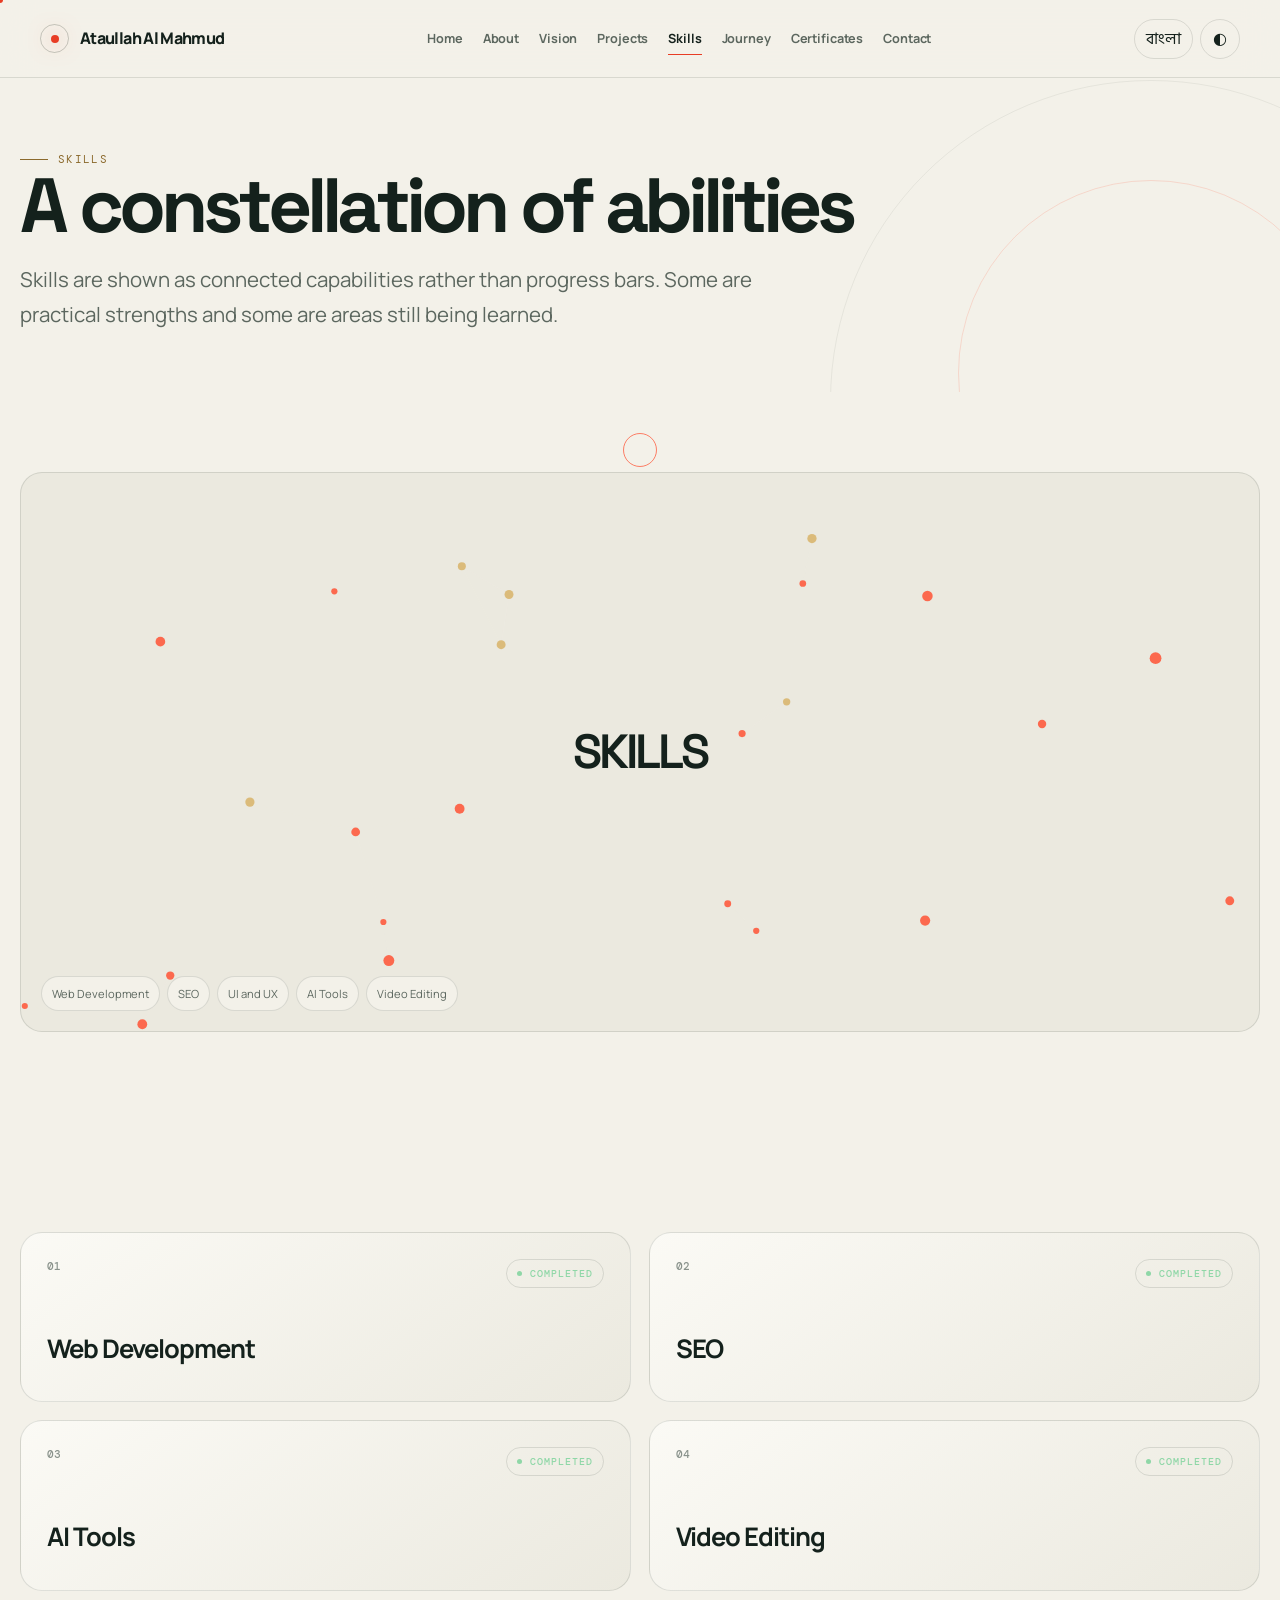
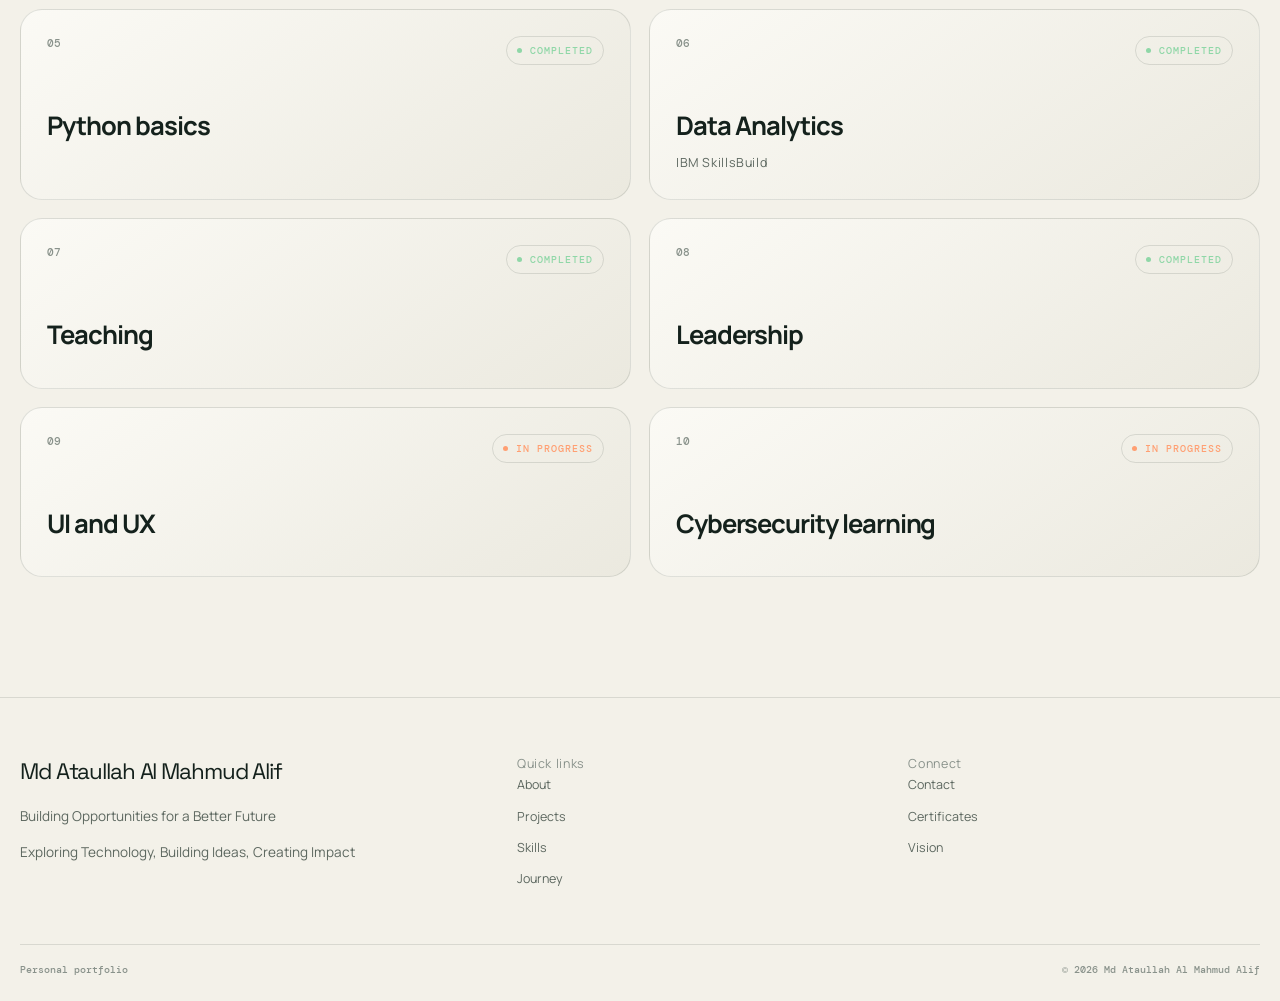
<file: skills.html>
<!doctype html>
<html lang="en" data-theme="dark">
<head>
  <meta charset="utf-8">
  <meta name="viewport" content="width=device-width, initial-scale=1">
  <meta name="theme-color" content="#07100d">
  <meta name="description" content="Portfolio of Ataullah Al Mahmud, also known as Alif. Exploring technology, ideas, digital work and future possibilities.">
  <meta property="og:type" content="website">
  <meta property="og:title" content="Ataullah Al Mahmud | Md Ataullah Al Mahmud Alif">
  <meta property="og:description" content="Portfolio of Ataullah Al Mahmud, also known as Alif. Exploring technology, ideas, digital work and future possibilities.">
  <meta property="og:url" content="https://ataullah000.github.io/ataullah-portfolio/skills.html">
  <meta property="og:site_name" content="Ataullah Al Mahmud">
  <meta name="twitter:card" content="summary_large_image">
  <link rel="canonical" href="https://ataullah000.github.io/ataullah-portfolio/skills.html">
  <link rel="icon" href="favicon.svg" type="image/svg+xml">
  <link rel="stylesheet" href="style.css">
  <script type="application/ld+json">
  {
    "@context":"https://schema.org",
    "@type":"Person",
    "name":"Md Ataullah Al Mahmud Alif",
    "alternateName":["Ataullah Al Mahmud","Alif"],
    "url":"https://ataullah000.github.io/ataullah-portfolio/",
    "description":"Portfolio of Md Ataullah Al Mahmud Alif",
    "sameAs":[]
  }
  </script>
  <title>Loading</title>
</head>
<body data-page="skills">
<a class="skip-link" href="#main-content">Skip to content</a>
<div class="cursor-dot" id="cursor-dot" aria-hidden="true"></div>
<div class="cursor-ring" id="cursor-ring" aria-hidden="true"></div>
<header class="site-header">
  <nav class="nav" aria-label="Primary navigation">
    <a class="brand" href="index.html" data-page-link aria-label="Ataullah Al Mahmud">
      <span class="brand-mark" aria-hidden="true"></span>
      <span data-i18n="common.siteName">Ataullah Al Mahmud</span>
    </a>
    <div class="nav-links">
      <a href="index.html" data-page-link data-i18n="nav.home">Home</a>
      <a href="about.html" data-page-link data-i18n="nav.about">About</a>
      <a href="vision.html" data-page-link data-i18n="nav.vision">Vision</a>
      <a href="projects.html" data-page-link data-i18n="nav.projects">Projects</a>
      <a href="skills.html" data-page-link data-i18n="nav.skills">Skills</a>
      <a href="journey.html" data-page-link data-i18n="nav.journey">Journey</a>
      <a href="certificates.html" data-page-link data-i18n="nav.certificates">Certificates</a>
      <a href="contact.html" data-page-link data-i18n="nav.contact">Contact</a>
    </div>
    <div class="nav-tools">
      <button class="tool-btn" id="language-toggle" type="button" aria-label="Change language">বাংলা</button>
      <button class="tool-btn" id="theme-toggle" type="button" data-i18n-aria="common.theme" aria-label="Toggle theme">◐</button>
      <button class="menu-btn" id="menu-toggle" type="button" aria-expanded="false" aria-controls="mobile-menu" data-i18n-aria="common.menu">
        <span class="menu-icon" aria-hidden="true"></span>
      </button>
    </div>
  </nav>
</header>
<div class="mobile-menu" id="mobile-menu" aria-label="Mobile navigation">
  <div class="mobile-links">
    <a href="index.html" data-page-link data-i18n="nav.home">Home</a>
    <a href="about.html" data-page-link data-i18n="nav.about">About</a>
    <a href="vision.html" data-page-link data-i18n="nav.vision">Vision</a>
    <a href="projects.html" data-page-link data-i18n="nav.projects">Projects</a>
    <a href="skills.html" data-page-link data-i18n="nav.skills">Skills</a>
    <a href="journey.html" data-page-link data-i18n="nav.journey">Journey</a>
    <a href="certificates.html" data-page-link data-i18n="nav.certificates">Certificates</a>
    <a href="contact.html" data-page-link data-i18n="nav.contact">Contact</a>
  </div>
</div>
<main id="main-content">
<section class="page-hero">
  <div class="container">
    <div class="eyebrow reveal" data-i18n="skills.eyebrow">Skills</div>
    <h1 class="section-title reveal" data-split data-i18n="skills.title">A constellation of abilities</h1>
    <p class="lead reveal" data-i18n="skills.lead">Skills are shown as connected capabilities rather than progress bars. Some are practical strengths and some are areas still being learned.</p>
  </div>
</section>
<section class="section-sm">
  <div class="container">
    <div class="constellation reveal">
      <canvas id="skills-canvas" aria-hidden="true"></canvas>
      <div class="node-label" data-i18n="skills.center">SKILLS</div>
      <div class="skill-legend">
        <span class="skill-chip" data-i18n="skills.web">Web Development</span>
        <span class="skill-chip" data-i18n="skills.seo">SEO</span>
        <span class="skill-chip" data-i18n="skills.uiux">UI and UX</span>
        <span class="skill-chip" data-i18n="skills.ai">AI Tools</span>
        <span class="skill-chip" data-i18n="skills.video">Video Editing</span>
      </div>
    </div>
  </div>
</section>
<section class="section">
  <div class="container grid grid-2">
    <article class="card reveal"><div class="card-top"><span class="card-index">01</span><span class="status completed" data-i18n="common.completed">COMPLETED</span></div><h3 data-i18n="skills.web">Web Development</h3></article>
    <article class="card reveal"><div class="card-top"><span class="card-index">02</span><span class="status completed" data-i18n="common.completed">COMPLETED</span></div><h3 data-i18n="skills.seo">SEO</h3></article>
    <article class="card reveal"><div class="card-top"><span class="card-index">03</span><span class="status completed" data-i18n="common.completed">COMPLETED</span></div><h3 data-i18n="skills.ai">AI Tools</h3></article>
    <article class="card reveal"><div class="card-top"><span class="card-index">04</span><span class="status completed" data-i18n="common.completed">COMPLETED</span></div><h3 data-i18n="skills.video">Video Editing</h3></article>
    <article class="card reveal"><div class="card-top"><span class="card-index">05</span><span class="status completed" data-i18n="common.completed">COMPLETED</span></div><h3 data-i18n="skills.python">Python basics</h3></article>
    <article class="card reveal"><div class="card-top"><span class="card-index">06</span><span class="status completed" data-i18n="common.completed">COMPLETED</span></div><h3 data-i18n="skills.data">Data Analytics</h3><p class="kicker" data-i18n="skills.dataNote">IBM SkillsBuild</p></article>
    <article class="card reveal"><div class="card-top"><span class="card-index">07</span><span class="status completed" data-i18n="common.completed">COMPLETED</span></div><h3 data-i18n="skills.teaching">Teaching</h3></article>
    <article class="card reveal"><div class="card-top"><span class="card-index">08</span><span class="status completed" data-i18n="common.completed">COMPLETED</span></div><h3 data-i18n="skills.leadership">Leadership</h3></article>
    <article class="card reveal"><div class="card-top"><span class="card-index">09</span><span class="status progress" data-i18n="common.progress">IN PROGRESS</span></div><h3 data-i18n="skills.uiux">UI and UX</h3></article>
    <article class="card reveal"><div class="card-top"><span class="card-index">10</span><span class="status progress" data-i18n="common.progress">IN PROGRESS</span></div><h3 data-i18n="skills.cyber">Cybersecurity learning</h3></article>
  </div>
</section>
</main>
<footer class="site-footer">
  <div class="container">
    <div class="footer-grid">
      <div>
        <div class="footer-name" data-i18n="footer.name">Md Ataullah Al Mahmud Alif</div>
        <p class="footer-copy" data-i18n="footer.copy">Building Opportunities for a Better Future</p>
        <p class="footer-copy" data-i18n="footer.philosophy">Exploring Technology, Building Ideas, Creating Impact</p>
      </div>
      <div>
        <div class="kicker" data-i18n="footer.quick">Quick links</div>
        <nav class="footer-links" aria-label="Footer navigation">
          <a href="about.html" data-page-link data-i18n="nav.about">About</a>
          <a href="projects.html" data-page-link data-i18n="nav.projects">Projects</a>
          <a href="skills.html" data-page-link data-i18n="nav.skills">Skills</a>
          <a href="journey.html" data-page-link data-i18n="nav.journey">Journey</a>
        </nav>
      </div>
      <div>
        <div class="kicker" data-i18n="footer.connect">Connect</div>
        <nav class="footer-links">
          <a href="contact.html" data-page-link data-i18n="nav.contact">Contact</a>
          <a href="certificates.html" data-page-link data-i18n="nav.certificates">Certificates</a>
          <a href="vision.html" data-page-link data-i18n="nav.vision">Vision</a>
        </nav>
      </div>
    </div>
    <div class="footer-bottom">
      <span data-i18n="footer.rights">Personal portfolio</span>
      <span>© <span id="year"></span> Md Ataullah Al Mahmud Alif</span>
    </div>
  </div>
</footer>
<button class="back-top" id="back-top" type="button" data-i18n-aria="common.backTop" aria-label="Back to top">↑</button>
<script src="main.js" defer></script>
</body>
</html>
</file>
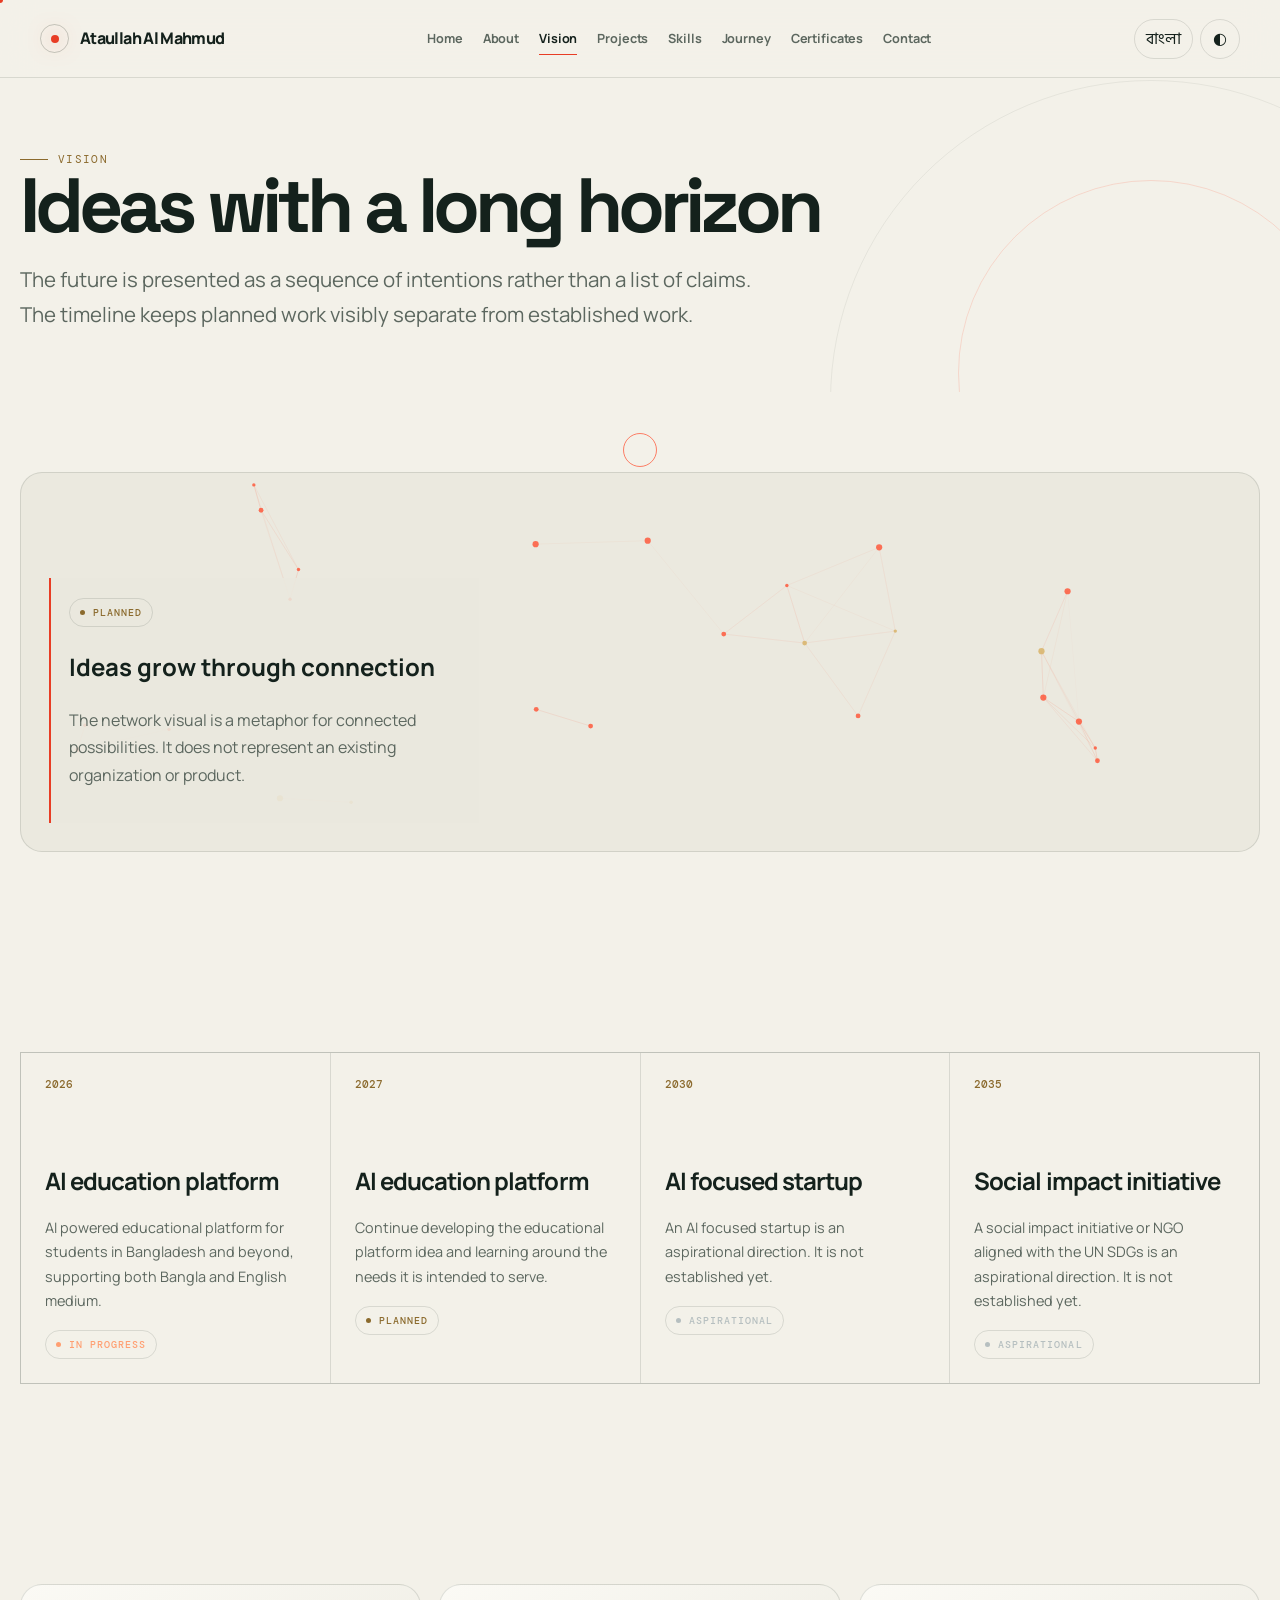
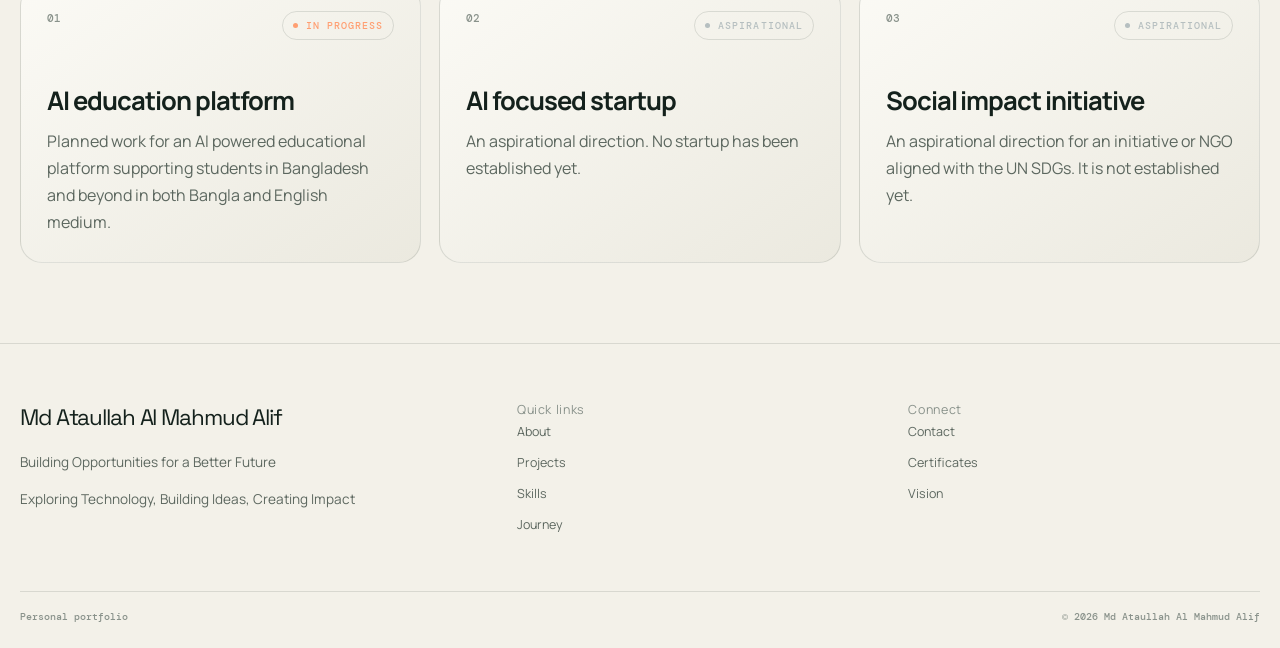
<file: vision.html>
<!doctype html>
<html lang="en" data-theme="dark">
<head>
  <meta charset="utf-8">
  <meta name="viewport" content="width=device-width, initial-scale=1">
  <meta name="theme-color" content="#07100d">
  <meta name="description" content="Portfolio of Ataullah Al Mahmud, also known as Alif. Exploring technology, ideas, digital work and future possibilities.">
  <meta property="og:type" content="website">
  <meta property="og:title" content="Ataullah Al Mahmud | Md Ataullah Al Mahmud Alif">
  <meta property="og:description" content="Portfolio of Ataullah Al Mahmud, also known as Alif. Exploring technology, ideas, digital work and future possibilities.">
  <meta property="og:url" content="https://ataullah000.github.io/ataullah-portfolio/vision.html">
  <meta property="og:site_name" content="Ataullah Al Mahmud">
  <meta name="twitter:card" content="summary_large_image">
  <link rel="canonical" href="https://ataullah000.github.io/ataullah-portfolio/vision.html">
  <link rel="icon" href="favicon.svg" type="image/svg+xml">
  <link rel="stylesheet" href="style.css">
  <script type="application/ld+json">
  {
    "@context":"https://schema.org",
    "@type":"Person",
    "name":"Md Ataullah Al Mahmud Alif",
    "alternateName":["Ataullah Al Mahmud","Alif"],
    "url":"https://ataullah000.github.io/ataullah-portfolio/",
    "description":"Portfolio of Md Ataullah Al Mahmud Alif",
    "sameAs":[]
  }
  </script>
  <title>Loading</title>
</head>
<body data-page="vision">
<a class="skip-link" href="#main-content">Skip to content</a>
<div class="cursor-dot" id="cursor-dot" aria-hidden="true"></div>
<div class="cursor-ring" id="cursor-ring" aria-hidden="true"></div>
<header class="site-header">
  <nav class="nav" aria-label="Primary navigation">
    <a class="brand" href="index.html" data-page-link aria-label="Ataullah Al Mahmud">
      <span class="brand-mark" aria-hidden="true"></span>
      <span data-i18n="common.siteName">Ataullah Al Mahmud</span>
    </a>
    <div class="nav-links">
      <a href="index.html" data-page-link data-i18n="nav.home">Home</a>
      <a href="about.html" data-page-link data-i18n="nav.about">About</a>
      <a href="vision.html" data-page-link data-i18n="nav.vision">Vision</a>
      <a href="projects.html" data-page-link data-i18n="nav.projects">Projects</a>
      <a href="skills.html" data-page-link data-i18n="nav.skills">Skills</a>
      <a href="journey.html" data-page-link data-i18n="nav.journey">Journey</a>
      <a href="certificates.html" data-page-link data-i18n="nav.certificates">Certificates</a>
      <a href="contact.html" data-page-link data-i18n="nav.contact">Contact</a>
    </div>
    <div class="nav-tools">
      <button class="tool-btn" id="language-toggle" type="button" aria-label="Change language">বাংলা</button>
      <button class="tool-btn" id="theme-toggle" type="button" data-i18n-aria="common.theme" aria-label="Toggle theme">◐</button>
      <button class="menu-btn" id="menu-toggle" type="button" aria-expanded="false" aria-controls="mobile-menu" data-i18n-aria="common.menu">
        <span class="menu-icon" aria-hidden="true"></span>
      </button>
    </div>
  </nav>
</header>
<div class="mobile-menu" id="mobile-menu" aria-label="Mobile navigation">
  <div class="mobile-links">
    <a href="index.html" data-page-link data-i18n="nav.home">Home</a>
    <a href="about.html" data-page-link data-i18n="nav.about">About</a>
    <a href="vision.html" data-page-link data-i18n="nav.vision">Vision</a>
    <a href="projects.html" data-page-link data-i18n="nav.projects">Projects</a>
    <a href="skills.html" data-page-link data-i18n="nav.skills">Skills</a>
    <a href="journey.html" data-page-link data-i18n="nav.journey">Journey</a>
    <a href="certificates.html" data-page-link data-i18n="nav.certificates">Certificates</a>
    <a href="contact.html" data-page-link data-i18n="nav.contact">Contact</a>
  </div>
</div>
<main id="main-content">
<section class="page-hero">
  <div class="container">
    <div class="eyebrow reveal" data-i18n="vision.eyebrow">Vision</div>
    <h1 class="section-title reveal" data-split data-i18n="vision.title">Ideas with a long horizon</h1>
    <p class="lead reveal" data-i18n="vision.lead">The future is presented as a sequence of intentions rather than a list of claims. The timeline keeps planned work visibly separate from established work.</p>
  </div>
</section>
<section class="section-sm">
  <div class="container">
    <div class="network-wrap reveal">
      <canvas id="network-canvas" aria-hidden="true"></canvas>
      <div class="network-copy">
        <span class="status planned" data-i18n="common.planned">PLANNED</span>
        <h2 data-i18n="vision.networkTitle">Ideas grow through connection</h2>
        <p class="muted" data-i18n="vision.networkCopy">The network visual is a metaphor for connected possibilities. It does not represent an existing organization or product.</p>
      </div>
    </div>
  </div>
</section>
<section class="section">
  <div class="container">
    <div class="vision-grid">
      <article class="vision-cell reveal">
        <div class="vision-year">2026</div>
        <h3 data-i18n="vision.platformTitle">AI education platform</h3>
        <p data-i18n="vision.year2026">AI powered educational platform for students in Bangladesh and beyond, supporting both Bangla and English medium.</p>
        <span class="status progress" data-i18n="common.progress">IN PROGRESS</span>
      </article>
      <article class="vision-cell reveal">
        <div class="vision-year">2027</div>
        <h3 data-i18n="vision.platformTitle">AI education platform</h3>
        <p data-i18n="vision.year2027">Continue developing the educational platform idea and learning around the needs it is intended to serve.</p>
        <span class="status planned" data-i18n="common.planned">PLANNED</span>
      </article>
      <article class="vision-cell reveal">
        <div class="vision-year">2030</div>
        <h3 data-i18n="vision.startupTitle">AI focused startup</h3>
        <p data-i18n="vision.year2030">An AI focused startup is an aspirational direction. It is not established yet.</p>
        <span class="status aspirational" data-i18n="common.aspirational">ASPIRATIONAL</span>
      </article>
      <article class="vision-cell reveal">
        <div class="vision-year">2035</div>
        <h3 data-i18n="vision.impactTitle">Social impact initiative</h3>
        <p data-i18n="vision.year2035">A social impact initiative or NGO aligned with the UN SDGs is an aspirational direction. It is not established yet.</p>
        <span class="status aspirational" data-i18n="common.aspirational">ASPIRATIONAL</span>
      </article>
    </div>
  </div>
</section>
<section class="section-sm">
  <div class="container grid grid-3">
    <article class="card reveal"><div class="card-top"><span class="card-index">01</span><span class="status progress" data-i18n="common.progress">IN PROGRESS</span></div><h3 data-i18n="vision.platformTitle">AI education platform</h3><p data-i18n="vision.platformCopy">Planned work for an AI powered educational platform supporting students in Bangladesh and beyond in both Bangla and English medium.</p></article>
    <article class="card reveal"><div class="card-top"><span class="card-index">02</span><span class="status aspirational" data-i18n="common.aspirational">ASPIRATIONAL</span></div><h3 data-i18n="vision.startupTitle">AI focused startup</h3><p data-i18n="vision.startupCopy">An aspirational direction. No startup has been established yet.</p></article>
    <article class="card reveal"><div class="card-top"><span class="card-index">03</span><span class="status aspirational" data-i18n="common.aspirational">ASPIRATIONAL</span></div><h3 data-i18n="vision.impactTitle">Social impact initiative</h3><p data-i18n="vision.impactCopy">An aspirational direction for an initiative or NGO aligned with the UN SDGs. It is not established yet.</p></article>
  </div>
</section>
</main>
<footer class="site-footer">
  <div class="container">
    <div class="footer-grid">
      <div>
        <div class="footer-name" data-i18n="footer.name">Md Ataullah Al Mahmud Alif</div>
        <p class="footer-copy" data-i18n="footer.copy">Building Opportunities for a Better Future</p>
        <p class="footer-copy" data-i18n="footer.philosophy">Exploring Technology, Building Ideas, Creating Impact</p>
      </div>
      <div>
        <div class="kicker" data-i18n="footer.quick">Quick links</div>
        <nav class="footer-links" aria-label="Footer navigation">
          <a href="about.html" data-page-link data-i18n="nav.about">About</a>
          <a href="projects.html" data-page-link data-i18n="nav.projects">Projects</a>
          <a href="skills.html" data-page-link data-i18n="nav.skills">Skills</a>
          <a href="journey.html" data-page-link data-i18n="nav.journey">Journey</a>
        </nav>
      </div>
      <div>
        <div class="kicker" data-i18n="footer.connect">Connect</div>
        <nav class="footer-links">
          <a href="contact.html" data-page-link data-i18n="nav.contact">Contact</a>
          <a href="certificates.html" data-page-link data-i18n="nav.certificates">Certificates</a>
          <a href="vision.html" data-page-link data-i18n="nav.vision">Vision</a>
        </nav>
      </div>
    </div>
    <div class="footer-bottom">
      <span data-i18n="footer.rights">Personal portfolio</span>
      <span>© <span id="year"></span> Md Ataullah Al Mahmud Alif</span>
    </div>
  </div>
</footer>
<button class="back-top" id="back-top" type="button" data-i18n-aria="common.backTop" aria-label="Back to top">↑</button>
<script src="main.js" defer></script>
</body>
</html>
</file>
<file: style.css>
/* Digital Universe
   Md. Ataullah Al Mahmud Alif
   Static portfolio foundation
*/

@import url('https://fonts.googleapis.com/css2?family=DM+Mono:wght@400;500&family=Manrope:wght@400;500;600;700;800&family=Space+Grotesk:wght@400;500;600;700&family=Hind+Siliguri:wght@400;500;600;700&display=swap');

:root{
  --bg:#07100d;
  --bg-soft:#0b1713;
  --surface:#0d1c17;
  --surface-2:#10231c;
  --text:#f4f1e8;
  --muted:#a8b1aa;
  --faint:#65736b;
  --line:rgba(244,241,232,.13);
  --line-strong:rgba(244,241,232,.22);
  --accent:#ff4d2e;
  --accent-soft:rgba(255,77,46,.12);
  --gold:#d9b66f;
  --shadow:0 24px 70px rgba(0,0,0,.32);
  --radius:22px;
  --radius-sm:14px;
  --max:1240px;
  --nav-h:78px;
  --ease:cubic-bezier(.2,.8,.2,1);
}

html[data-theme="light"]{
  --bg:#f3f1e9;
  --bg-soft:#ebe9df;
  --surface:#fbfaf5;
  --surface-2:#f1efe6;
  --text:#14211c;
  --muted:#5c675f;
  --faint:#89928b;
  --line:rgba(20,33,28,.12);
  --line-strong:rgba(20,33,28,.22);
  --accent:#e83d25;
  --accent-soft:rgba(232,61,37,.10);
  --gold:#8b6a2d;
  --shadow:0 24px 70px rgba(20,33,28,.12);
}

*{box-sizing:border-box}
html{scroll-behavior:smooth}
body{
  margin:0;
  background:var(--bg);
  color:var(--text);
  font-family:"Manrope","Hind Siliguri",sans-serif;
  line-height:1.7;
  overflow-x:hidden;
  transition:background .45s var(--ease),color .45s var(--ease);
}
body.is-transitioning{pointer-events:none}
body.is-transitioning::before{
  content:"";
  position:fixed;
  inset:0;
  z-index:9999;
  background:var(--accent);
  transform:translateY(100%);
  animation:pageWipe .65s var(--ease) both;
}
@keyframes pageWipe{0%{transform:translateY(100%)}45%{transform:translateY(0)}100%{transform:translateY(-100%)}}
a{color:inherit;text-decoration:none}
button,input,textarea{font:inherit}
button{color:inherit}
img{max-width:100%;display:block}
::selection{background:var(--accent);color:#fff}
:focus-visible{outline:2px solid var(--accent);outline-offset:4px}

.skip-link{
  position:fixed;left:12px;top:12px;z-index:10000;
  padding:10px 14px;background:var(--text);color:var(--bg);
  transform:translateY(-150%);border-radius:8px;
}
.skip-link:focus{transform:translateY(0)}

.site-header{
  position:fixed;top:0;left:0;right:0;z-index:1000;
  height:var(--nav-h);
  border-bottom:1px solid var(--line);
  background:color-mix(in srgb,var(--bg) 84%,transparent);
  backdrop-filter:blur(16px);
}
.nav{
  max-width:var(--max);height:100%;margin:auto;padding:0 20px;
  display:flex;align-items:center;justify-content:space-between;gap:20px;
}
.brand{display:flex;align-items:center;gap:11px;font-weight:800;letter-spacing:-.04em;white-space:nowrap}
.brand-mark{
  width:29px;height:29px;border-radius:50%;position:relative;
  border:1px solid var(--line-strong);display:grid;place-items:center;
}
.brand-mark::after{content:"";width:8px;height:8px;border-radius:50%;background:var(--accent);box-shadow:0 0 22px rgba(255,77,46,.55)}
.nav-links{display:flex;align-items:center;gap:2px}
.nav-links a{
  position:relative;padding:10px 9px;color:var(--muted);font-size:.79rem;
  font-weight:700;letter-spacing:-.01em;transition:color .25s ease;
}
.nav-links a::after{
  content:"";position:absolute;left:9px;right:9px;bottom:4px;height:1px;
  background:var(--accent);transform:scaleX(0);transform-origin:left;transition:transform .3s var(--ease);
}
.nav-links a:hover,.nav-links a[aria-current="page"]{color:var(--text)}
.nav-links a[aria-current="page"]::after{transform:scaleX(1)}
.nav-tools{display:flex;align-items:center;gap:7px}
.tool-btn,.menu-btn{
  border:1px solid var(--line);background:transparent;border-radius:999px;
  min-width:40px;height:40px;padding:0 11px;display:grid;place-items:center;
  cursor:pointer;transition:background .25s ease,border-color .25s ease,transform .25s ease;
}
.tool-btn:hover,.menu-btn:hover{background:var(--accent-soft);border-color:rgba(255,77,46,.4);transform:translateY(-2px)}
.menu-btn{display:none}
.menu-icon,.menu-icon::before,.menu-icon::after{width:17px;height:1px;background:var(--text);display:block;position:relative}
.menu-icon::before,.menu-icon::after{content:"";position:absolute;left:0}
.menu-icon::before{top:-6px}.menu-icon::after{top:6px}

.mobile-menu{
  position:fixed;inset:0;z-index:900;background:var(--bg);
  display:grid;place-items:center;padding:100px 24px 40px;
  opacity:0;visibility:hidden;transition:opacity .35s ease,visibility .35s ease;
}
.mobile-menu.is-open{opacity:1;visibility:visible}
.mobile-links{display:grid;gap:10px;width:min(560px,100%)}
.mobile-links a{
  font-family:"Space Grotesk","Hind Siliguri",sans-serif;
  font-size:clamp(2.4rem,12vw,5rem);font-weight:600;letter-spacing:-.06em;
  padding:4px 0;color:var(--muted);transition:color .25s ease,transform .35s var(--ease);
}
.mobile-links a:hover,.mobile-links a[aria-current="page"]{color:var(--text);transform:translateX(8px)}

main{min-height:100vh}
.container{width:min(var(--max),calc(100% - 40px));margin:auto}
.section{position:relative;padding:120px 0}
.section-sm{padding:80px 0}
.section-head{display:grid;grid-template-columns:minmax(0,.7fr) minmax(0,1.3fr);gap:60px;align-items:end;margin-bottom:60px}
.eyebrow{
  display:flex;align-items:center;gap:10px;color:var(--gold);
  font-family:"DM Mono",monospace;font-size:.7rem;text-transform:uppercase;letter-spacing:.12em;
}
.eyebrow::before{content:"";width:28px;height:1px;background:var(--gold)}
.display{
  margin:0;font-family:"Space Grotesk","Hind Siliguri",sans-serif;
  font-size:clamp(3.1rem,8vw,8rem);line-height:.9;letter-spacing:-.075em;font-weight:600;
}
.section-title{margin:0;font-family:"Space Grotesk","Hind Siliguri",sans-serif;font-size:clamp(2.5rem,6vw,5.5rem);line-height:.94;letter-spacing:-.065em}
.lead{font-size:clamp(1.05rem,1.6vw,1.28rem);color:var(--muted);max-width:760px}
.kicker{font-size:.78rem;color:var(--faint);letter-spacing:.05em}
.muted{color:var(--muted)}
.small{font-size:.82rem}
.status{
  display:inline-flex;align-items:center;gap:8px;padding:7px 10px;border:1px solid var(--line);
  border-radius:999px;font:500 .64rem "DM Mono",monospace;letter-spacing:.1em;
}
.status::before{content:"";width:5px;height:5px;border-radius:50%;background:currentColor}
.status.completed{color:#8fd7a7}.status.progress{color:#ff9f72}.status.planned{color:var(--gold)}.status.aspirational{color:#b6bfc0}

.btn-row{display:flex;flex-wrap:wrap;gap:12px;margin-top:32px}
.btn{
  display:inline-flex;align-items:center;justify-content:center;gap:10px;
  min-height:50px;padding:0 20px;border:1px solid var(--line-strong);border-radius:999px;
  font-weight:800;font-size:.83rem;cursor:pointer;position:relative;overflow:hidden;
  transition:transform .3s var(--ease),border-color .3s ease,color .3s ease,background .3s ease;
}
.btn::before{content:"";position:absolute;inset:0;background:var(--accent);transform:translateY(100%);transition:transform .35s var(--ease);z-index:-1}
.btn:hover{transform:translateY(-3px);border-color:var(--accent);color:#fff}.btn:hover::before{transform:translateY(0)}
.btn.primary{background:var(--accent);border-color:var(--accent);color:#fff}.btn.primary::before{background:#c92d1b}
.btn .arrow{font-size:1rem;transition:transform .3s ease}.btn:hover .arrow{transform:translateX(4px)}

.hero{
  min-height:100svh;display:grid;align-items:center;padding:140px 0 80px;
  position:relative;isolation:isolate;overflow:hidden;
}
.hero-canvas,.page-canvas{position:absolute;inset:0;width:100%;height:100%;z-index:-2}
.hero-grid{
  position:absolute;inset:0;z-index:-1;opacity:.35;
  background-image:linear-gradient(var(--line) 1px,transparent 1px),linear-gradient(90deg,var(--line) 1px,transparent 1px);
  background-size:72px 72px;mask-image:linear-gradient(to bottom,black,transparent 90%);
}
.hero-content{position:relative;max-width:1050px}
.hero-title{font-size:clamp(4.2rem,12vw,11rem);line-height:.79}
.hero-title .line{display:block;overflow:hidden}
.hero-title .outline{
  color:transparent;-webkit-text-stroke:1px var(--text);text-stroke:1px var(--text);
}
.hero-subtitle{
  margin:28px 0 0;max-width:690px;font-size:clamp(1.15rem,2.2vw,1.65rem);
  color:var(--muted);line-height:1.45;letter-spacing:-.03em;
}
.hero-meta{display:flex;flex-wrap:wrap;gap:10px;margin-top:22px}
.hero-orbit{margin-top:70px;display:grid;grid-template-columns:1fr;gap:22px;align-items:center}
.orbit{
  position:relative;width:min(100%,640px);aspect-ratio:1/1;border:1px solid var(--line);
  border-radius:50%;margin:auto;max-width:560px;
}
.orbit::before,.orbit::after{content:"";position:absolute;border:1px solid var(--line);border-radius:50%;inset:12%}
.orbit::after{inset:26%;border-color:rgba(255,77,46,.18)}
.orbit-core{
  position:absolute;left:50%;top:50%;width:72px;height:72px;transform:translate(-50%,-50%);
  border-radius:50%;background:var(--accent);display:grid;place-items:center;color:#fff;
  font:500 .6rem "DM Mono",monospace;letter-spacing:.1em;box-shadow:0 0 70px rgba(255,77,46,.28);
}
.orbit-item{
  position:absolute;left:50%;top:50%;width:max-content;max-width:120px;
  padding:7px 9px;border:1px solid var(--line);border-radius:999px;background:var(--bg-soft);
  font:500 .6rem "DM Mono",monospace;color:var(--muted);letter-spacing:.08em;text-transform:uppercase;
}
.orbit-item:nth-child(2){transform:translate(-50%,-50%) translateY(-220px)}
.orbit-item:nth-child(3){transform:translate(-50%,-50%) translate(155px,-155px)}
.orbit-item:nth-child(4){transform:translate(-50%,-50%) translate(220px,0)}
.orbit-item:nth-child(5){transform:translate(-50%,-50%) translate(155px,155px)}
.orbit-item:nth-child(6){transform:translate(-50%,-50%) translateY(220px)}
.orbit-item:nth-child(7){transform:translate(-50%,-50%) translate(-155px,155px)}
.orbit-item:nth-child(8){transform:translate(-50%,-50%) translate(-220px,0)}
.orbit-item:nth-child(9){transform:translate(-50%,-50%) translate(-155px,-155px)}
.orbit-spin{position:absolute;inset:0;animation:orbitSpin 22s linear infinite}
@keyframes orbitSpin{to{transform:rotate(360deg)}}

.marquee{overflow:hidden;border-block:1px solid var(--line);padding:16px 0;white-space:nowrap}
.marquee-track{display:inline-flex;gap:28px;animation:marquee 28s linear infinite}
.marquee span{font:500 .72rem "DM Mono",monospace;text-transform:uppercase;color:var(--muted);letter-spacing:.14em}
.marquee b{color:var(--accent);font-weight:500}
@keyframes marquee{to{transform:translateX(-50%)}}

.split-layout{display:grid;grid-template-columns:minmax(0,.8fr) minmax(0,1.2fr);gap:80px}
.rule-list{border-top:1px solid var(--line)}
.rule-item{display:grid;grid-template-columns:130px 1fr;gap:30px;padding:22px 0;border-bottom:1px solid var(--line)}
.rule-item strong{font-family:"DM Mono",monospace;font-size:.7rem;color:var(--gold);letter-spacing:.1em;text-transform:uppercase}
.rule-item p{margin:0;color:var(--muted)}

.grid{display:grid;gap:18px}
.grid-2{grid-template-columns:repeat(2,minmax(0,1fr))}
.grid-3{grid-template-columns:repeat(3,minmax(0,1fr))}
.card{
  position:relative;padding:26px;border:1px solid var(--line);border-radius:var(--radius);
  background:linear-gradient(145deg,var(--surface),var(--bg-soft));
  box-shadow:0 0 0 rgba(0,0,0,0);transition:transform .45s var(--ease),border-color .35s ease,box-shadow .45s ease;
  transform-style:preserve-3d;overflow:hidden;
}
.card::after{content:"";position:absolute;inset:0;background:radial-gradient(circle at var(--mx,50%) var(--my,0%),var(--accent-soft),transparent 28%);opacity:0;transition:opacity .35s ease;pointer-events:none}
.card:hover{border-color:var(--line-strong);box-shadow:var(--shadow);transform:translateY(-5px)}
.card:hover::after{opacity:1}
.card-top{display:flex;align-items:flex-start;justify-content:space-between;gap:20px;margin-bottom:46px}
.card-index{font:500 .7rem "DM Mono",monospace;color:var(--faint)}
.card h3{margin:0 0 12px;font-size:clamp(1.3rem,2vw,1.8rem);letter-spacing:-.04em;line-height:1.15}
.card p{margin:0;color:var(--muted)}
.card-footer{display:flex;justify-content:space-between;gap:15px;margin-top:28px;padding-top:18px;border-top:1px solid var(--line);font-size:.75rem;color:var(--faint)}

.page-hero{padding:180px 0 90px;position:relative;overflow:hidden}
.page-hero::before{
  content:"";position:absolute;right:-15vw;top:80px;width:50vw;height:50vw;border:1px solid var(--line);
  border-radius:50%;opacity:.5;pointer-events:none;
}
.page-hero::after{
  content:"";position:absolute;right:-5vw;top:180px;width:30vw;height:30vw;border:1px solid rgba(255,77,46,.16);
  border-radius:50%;pointer-events:none;
}

.constellation{position:relative;min-height:560px;border:1px solid var(--line);border-radius:var(--radius);overflow:hidden;background:var(--bg-soft)}
.constellation canvas{position:absolute;inset:0;width:100%;height:100%}
.node-label{
  position:absolute;left:50%;top:50%;transform:translate(-50%,-50%);
  font-family:"Space Grotesk","Hind Siliguri",sans-serif;font-weight:600;font-size:clamp(1.5rem,4vw,3rem);
  letter-spacing:-.06em;text-align:center;pointer-events:none;
}
.skill-legend{position:absolute;left:20px;bottom:20px;display:flex;flex-wrap:wrap;gap:7px;max-width:90%}
.skill-chip{padding:7px 10px;border:1px solid var(--line);background:var(--bg);border-radius:999px;font-size:.7rem;color:var(--muted)}

.timeline{position:relative;padding-left:30px}
.timeline::before{content:"";position:absolute;left:7px;top:0;bottom:0;width:1px;background:var(--line)}
.timeline-progress{position:absolute;left:7px;top:0;width:1px;height:var(--progress,0%);background:var(--accent);box-shadow:0 0 18px rgba(255,77,46,.35)}
.timeline-item{position:relative;padding:0 0 65px 40px}
.timeline-dot{
  position:absolute;left:-1px;top:5px;width:17px;height:17px;border-radius:50%;
  border:4px solid var(--bg);background:var(--line-strong);box-shadow:0 0 0 1px var(--line);
}
.timeline-item.is-active .timeline-dot{background:var(--accent);box-shadow:0 0 0 1px var(--accent),0 0 24px rgba(255,77,46,.3)}
.timeline-date{font:500 .68rem "DM Mono",monospace;color:var(--gold);letter-spacing:.08em;text-transform:uppercase}
.timeline h3{margin:8px 0 8px;font-size:1.45rem;letter-spacing:-.04em}
.timeline p{margin:0;max-width:700px;color:var(--muted)}

.network-wrap{position:relative;min-height:620px;border:1px solid var(--line);border-radius:var(--radius);overflow:hidden;background:var(--bg-soft)}
.network-wrap canvas{position:absolute;inset:0;width:100%;height:100%}
.network-copy{position:absolute;left:28px;bottom:28px;max-width:430px;padding:18px;border-left:2px solid var(--accent);background:color-mix(in srgb,var(--bg-soft) 88%,transparent)}

.vision-grid{display:grid;grid-template-columns:repeat(4,minmax(0,1fr));gap:1px;background:var(--line);border:1px solid var(--line)}
.vision-cell{min-height:280px;padding:24px;background:var(--bg);position:relative}
.vision-year{font:500 .7rem "DM Mono",monospace;color:var(--gold)}
.vision-cell h3{font-size:1.5rem;letter-spacing:-.04em;margin:70px 0 10px}
.vision-cell p{color:var(--muted);font-size:.9rem}

.cert-card{min-height:330px;display:flex;flex-direction:column;justify-content:space-between}
.cert-mark{
  width:48px;height:48px;border:1px solid var(--line);border-radius:50%;display:grid;place-items:center;
  font:500 .68rem "DM Mono",monospace;color:var(--gold);
}
.cert-date{font:500 .68rem "DM Mono",monospace;color:var(--faint)}
.cert-note{margin-top:12px;font-size:.75rem;color:var(--muted)}

.form-grid{display:grid;grid-template-columns:repeat(2,minmax(0,1fr));gap:14px}
.field{display:grid;gap:8px}
.field.full{grid-column:1/-1}
label{font:500 .68rem "DM Mono",monospace;text-transform:uppercase;letter-spacing:.08em;color:var(--faint)}
input,textarea{
  width:100%;border:1px solid var(--line);background:var(--surface);color:var(--text);
  border-radius:14px;padding:14px 16px;outline:none;transition:border-color .25s ease,box-shadow .25s ease;
}
input:focus,textarea:focus{border-color:var(--accent);box-shadow:0 0 0 3px var(--accent-soft)}
textarea{min-height:170px;resize:vertical}
.form-note{font-size:.75rem;color:var(--faint);margin-top:12px}

.socials{display:flex;flex-wrap:wrap;gap:10px}
.social-link{padding:12px 15px;border:1px solid var(--line);border-radius:999px;font-size:.78rem;font-weight:700;color:var(--muted);transition:color .25s ease,border-color .25s ease,transform .25s ease}
.social-link:hover{color:var(--text);border-color:var(--accent);transform:translateY(-3px)}

.site-footer{border-top:1px solid var(--line);padding:55px 0 25px}
.footer-grid{display:grid;grid-template-columns:1.2fr 1fr 1fr;gap:50px}
.footer-name{font-family:"Space Grotesk","Hind Siliguri",sans-serif;font-size:1.4rem;letter-spacing:-.05em}
.footer-copy{max-width:400px;color:var(--muted);font-size:.85rem}
.footer-links{display:grid;gap:8px}
.footer-links a{font-size:.78rem;color:var(--muted);transition:color .2s ease}
.footer-links a:hover{color:var(--text)}
.footer-bottom{display:flex;justify-content:space-between;gap:20px;margin-top:55px;padding-top:18px;border-top:1px solid var(--line);font:500 .63rem "DM Mono",monospace;color:var(--faint)}

.reveal{opacity:0;transform:translateY(28px);transition:opacity .8s var(--ease),transform .8s var(--ease)}
.reveal.is-visible{opacity:1;transform:none}
[data-split] .char{display:inline-block;opacity:0;transform:translateY(110%);transition:opacity .7s var(--ease),transform .7s var(--ease)}
[data-split].is-visible .char{opacity:1;transform:none}
[data-split].is-visible .char:nth-child(2n){transition-delay:.03s}

.cursor-dot,.cursor-ring{position:fixed;pointer-events:none;z-index:10001;border-radius:50%;display:none}
.cursor-dot{width:6px;height:6px;background:var(--accent);transform:translate(-50%,-50%)}
.cursor-ring{width:34px;height:34px;border:1px solid rgba(255,77,46,.7);transform:translate(-50%,-50%);transition:width .25s ease,height .25s ease,background .25s ease,border-color .25s ease}
body.cursor-active .cursor-dot,body.cursor-active .cursor-ring{display:block}
body.cursor-hover .cursor-ring{width:52px;height:52px;background:var(--accent-soft);border-color:var(--accent)}

.back-top{
  position:fixed;right:18px;bottom:18px;z-index:800;width:42px;height:42px;border:1px solid var(--line);
  background:var(--bg-soft);border-radius:50%;display:grid;place-items:center;opacity:0;visibility:hidden;
  transition:opacity .25s ease,visibility .25s ease,transform .25s ease;
}
.back-top.is-visible{opacity:1;visibility:visible}.back-top:hover{transform:translateY(-4px);border-color:var(--accent)}

@media (max-width:1000px){
  .nav-links{display:none}.menu-btn{display:grid}
  .section-head,.split-layout{grid-template-columns:1fr;gap:25px}
  .grid-3{grid-template-columns:repeat(2,minmax(0,1fr))}
  .vision-grid{grid-template-columns:repeat(2,minmax(0,1fr))}
  .footer-grid{grid-template-columns:1fr 1fr}
}
@media (max-width:700px){
  :root{--nav-h:68px}
  .container{width:min(var(--max),calc(100% - 28px))}
  .nav{padding:0 14px}.brand{font-size:.88rem}.tool-btn{min-width:38px;height:38px}
  .hero{padding-top:115px}.hero-title{font-size:clamp(3.6rem,18vw,6.5rem)}
  .hero-orbit{margin-top:50px}.orbit{max-width:410px}
  .orbit-item:nth-child(2){transform:translate(-50%,-50%) translateY(-155px)}
  .orbit-item:nth-child(3){transform:translate(-50%,-50%) translate(110px,-110px)}
  .orbit-item:nth-child(4){transform:translate(-50%,-50%) translate(155px,0)}
  .orbit-item:nth-child(5){transform:translate(-50%,-50%) translate(110px,110px)}
  .orbit-item:nth-child(6){transform:translate(-50%,-50%) translateY(155px)}
  .orbit-item:nth-child(7){transform:translate(-50%,-50%) translate(-110px,110px)}
  .orbit-item:nth-child(8){transform:translate(-50%,-50%) translate(-155px,0)}
  .orbit-item:nth-child(9){transform:translate(-50%,-50%) translate(-110px,-110px)}
  .grid-2,.grid-3,.vision-grid{grid-template-columns:1fr}
  .rule-item{grid-template-columns:1fr;gap:7px}
  .form-grid{grid-template-columns:1fr}.field.full{grid-column:auto}
  .footer-grid{grid-template-columns:1fr}.footer-bottom{flex-direction:column}
  .page-hero{padding:140px 0 70px}
  .network-wrap{min-height:520px}.constellation{min-height:500px}
  .section{padding:90px 0}
  .timeline-item{padding-left:28px}
  .timeline{padding-left:24px}
  .timeline::before,.timeline-progress{left:5px}.timeline-dot{left:-3px}
}
@media (pointer:fine) and (prefers-reduced-motion:no-preference){
  body.cursor-active{cursor:none}
}
@media (prefers-reduced-motion:reduce){
  html{scroll-behavior:auto}
  *,*::before,*::after{animation-duration:.001ms!important;animation-iteration-count:1!important;transition-duration:.001ms!important}
  .reveal{opacity:1;transform:none}
  [data-split] .char{opacity:1;transform:none}
}

html[lang="bn"] body{font-family:"Hind Siliguri","Manrope",sans-serif;line-height:1.9}html[lang="bn"] .display,html[lang="bn"] .section-title,html[lang="bn"] .mobile-links a{font-family:"Hind Siliguri","Space Grotesk",sans-serif;letter-spacing:-.045em}html[lang="bn"] .eyebrow,html[lang="bn"] .status,html[lang="bn"] .kicker,html[lang="bn"] .timeline-date,html[lang="bn"] label{letter-spacing:.01em}

/* Social icons */
.social-link{
  display:inline-flex;
  align-items:center;
  gap:8px;
}
.social-link svg{
  width:16px;
  height:16px;
  flex-shrink:0;
  opacity:.85;
}
.social-link:hover svg{
  opacity:1;
}
.btn-sm{
  min-height:40px;
  padding:0 16px;
  font-size:.78rem;
}

/* Language rows — name left, level box right */
.lang-block{
  grid-template-columns:130px 1fr !important;
}
.lang-list{
  display:grid;
  gap:10px;
  width:100%;
}
.lang-row{
  display:flex;
  align-items:center;
  justify-content:space-between;
  gap:16px;
  padding:10px 0;
  border-bottom:1px solid var(--line);
}
.lang-row:last-child{border-bottom:none}
.lang-name{
  font-weight:600;
  color:var(--text);
  font-size:.95rem;
}
.lang-level{
  font:500 .68rem "DM Mono",monospace;
  letter-spacing:.04em;
  padding:6px 12px;
  border:1px solid var(--line);
  border-radius:999px;
  color:var(--muted);
  background:var(--surface);
  white-space:nowrap;
}

/* Mobile menu — fit on one screen */
@media (max-width:1000px){
  .mobile-menu{
    padding:88px 20px 28px;
    align-items:start;
  }
  .mobile-links{
    gap:4px;
    width:min(480px,100%);
  }
  .mobile-links a{
    font-size:clamp(1.35rem,6.5vw,2.1rem);
    padding:6px 0;
    letter-spacing:-.04em;
    line-height:1.15;
  }
}
@media (max-width:700px){
  .mobile-links a{
    font-size:clamp(1.25rem,6vw,1.85rem);
  }
  .lang-block{
    grid-template-columns:1fr !important;
  }
  .rule-item.lang-block strong{
    margin-bottom:8px;
  }
}

/* Equal-width language level badges */
.lang-level{
  min-width:140px;
  text-align:center;
  box-sizing:border-box;
}

/* Vision page: less empty gap */
.page-hero{
  padding-bottom:48px;
}
.network-wrap{
  min-height:420px;
}
@media (max-width:700px){
  .network-wrap{min-height:360px}
  .lang-level{min-width:120px}
}

/* Longer hero name still readable */
.hero-title{
  font-size:clamp(2.8rem,9vw,8.5rem);
}


/* === FINAL FIXES (authoritative) === */
.hero-title{
  font-size:clamp(2.4rem,7.5vw,6.5rem) !important;
  line-height:0.92 !important;
  word-break:break-word;
}
.lang-level{
  min-width:148px !important;
  text-align:center !important;
  display:inline-flex !important;
  justify-content:center !important;
  align-items:center !important;
}
.network-wrap{
  min-height:380px !important;
}
.page-hero{
  padding:150px 0 40px !important;
}
@media (max-width:700px){
  .hero-title{font-size:clamp(2.1rem,9vw,3.4rem) !important}
  .network-wrap{min-height:300px !important}
  .page-hero{padding:120px 0 28px !important}
  .lang-level{min-width:128px !important}
  .mobile-links a{
    font-size:clamp(1.2rem,5.8vw,1.75rem) !important;
    padding:5px 0 !important;
  }
}

/* Education two lines */
.edu-lines{
  display:grid;
  gap:8px;
}
.edu-lines p{
  margin:0;
  color:var(--muted);
  line-height:1.7;
}

/* Language level — equal fixed width */
.lang-level{
  min-width:160px !important;
  width:160px !important;
  text-align:center !important;
  display:inline-flex !important;
  justify-content:center !important;
  align-items:center !important;
  box-sizing:border-box !important;
  white-space:nowrap !important;
}
@media (max-width:700px){
  .lang-level{
    min-width:140px !important;
    width:140px !important;
  }
}

/* Footer — clean mobile + desktop */
.footer-grid{
  display:grid;
  grid-template-columns:1.3fr 1fr 1fr;
  gap:40px;
  align-items:start;
}
.footer-links{
  display:grid;
  gap:10px;
}
@media (max-width:800px){
  .footer-grid{
    grid-template-columns:1fr 1fr;
    gap:28px 24px;
  }
  .footer-grid > div:first-child{
    grid-column:1 / -1;
  }
}
@media (max-width:520px){
  .footer-grid{
    grid-template-columns:1fr;
    gap:28px;
  }
  .footer-links{
    grid-template-columns:1fr 1fr;
    gap:10px 16px;
  }
}

/* YouTube section */
.yt-section{padding-top:20px}
.yt-grid{
  display:grid;
  grid-template-columns:repeat(3,1fr);
  gap:18px;
  margin-top:28px;
}
.yt-card{
  display:block;
  border:1px solid var(--line);
  border-radius:var(--radius);
  background:var(--surface);
  overflow:hidden;
  transition:transform .25s ease, border-color .25s ease, box-shadow .25s ease;
  color:inherit;
  text-decoration:none;
}
.yt-card:hover{
  transform:translateY(-4px);
  border-color:rgba(255,90,54,.45);
  box-shadow:0 16px 40px rgba(0,0,0,.25);
}
.yt-thumb{
  aspect-ratio:16/9;
  background:linear-gradient(145deg, #1a2420 0%, #0d1210 60%, #1a1512 100%);
  display:grid;
  place-items:center;
  position:relative;
}
.yt-play{
  width:52px;height:52px;border-radius:50%;
  background:var(--accent);
  color:#fff;
  display:grid;place-items:center;
  font-size:1rem;
  box-shadow:0 8px 24px rgba(255,90,54,.4);
}
.yt-card h3{
  font-size:1rem;
  padding:14px 16px 6px;
  letter-spacing:-.02em;
  line-height:1.35;
}
.yt-meta{
  padding:12px 16px 0;
  font:500 .62rem "DM Mono",monospace;
  letter-spacing:.08em;
  text-transform:uppercase;
  color:var(--gold);
}
.yt-card h3 + *, .yt-card .yt-meta{margin:0}
@media (max-width:900px){
  .yt-grid{grid-template-columns:1fr;max-width:420px}
}
</file>
